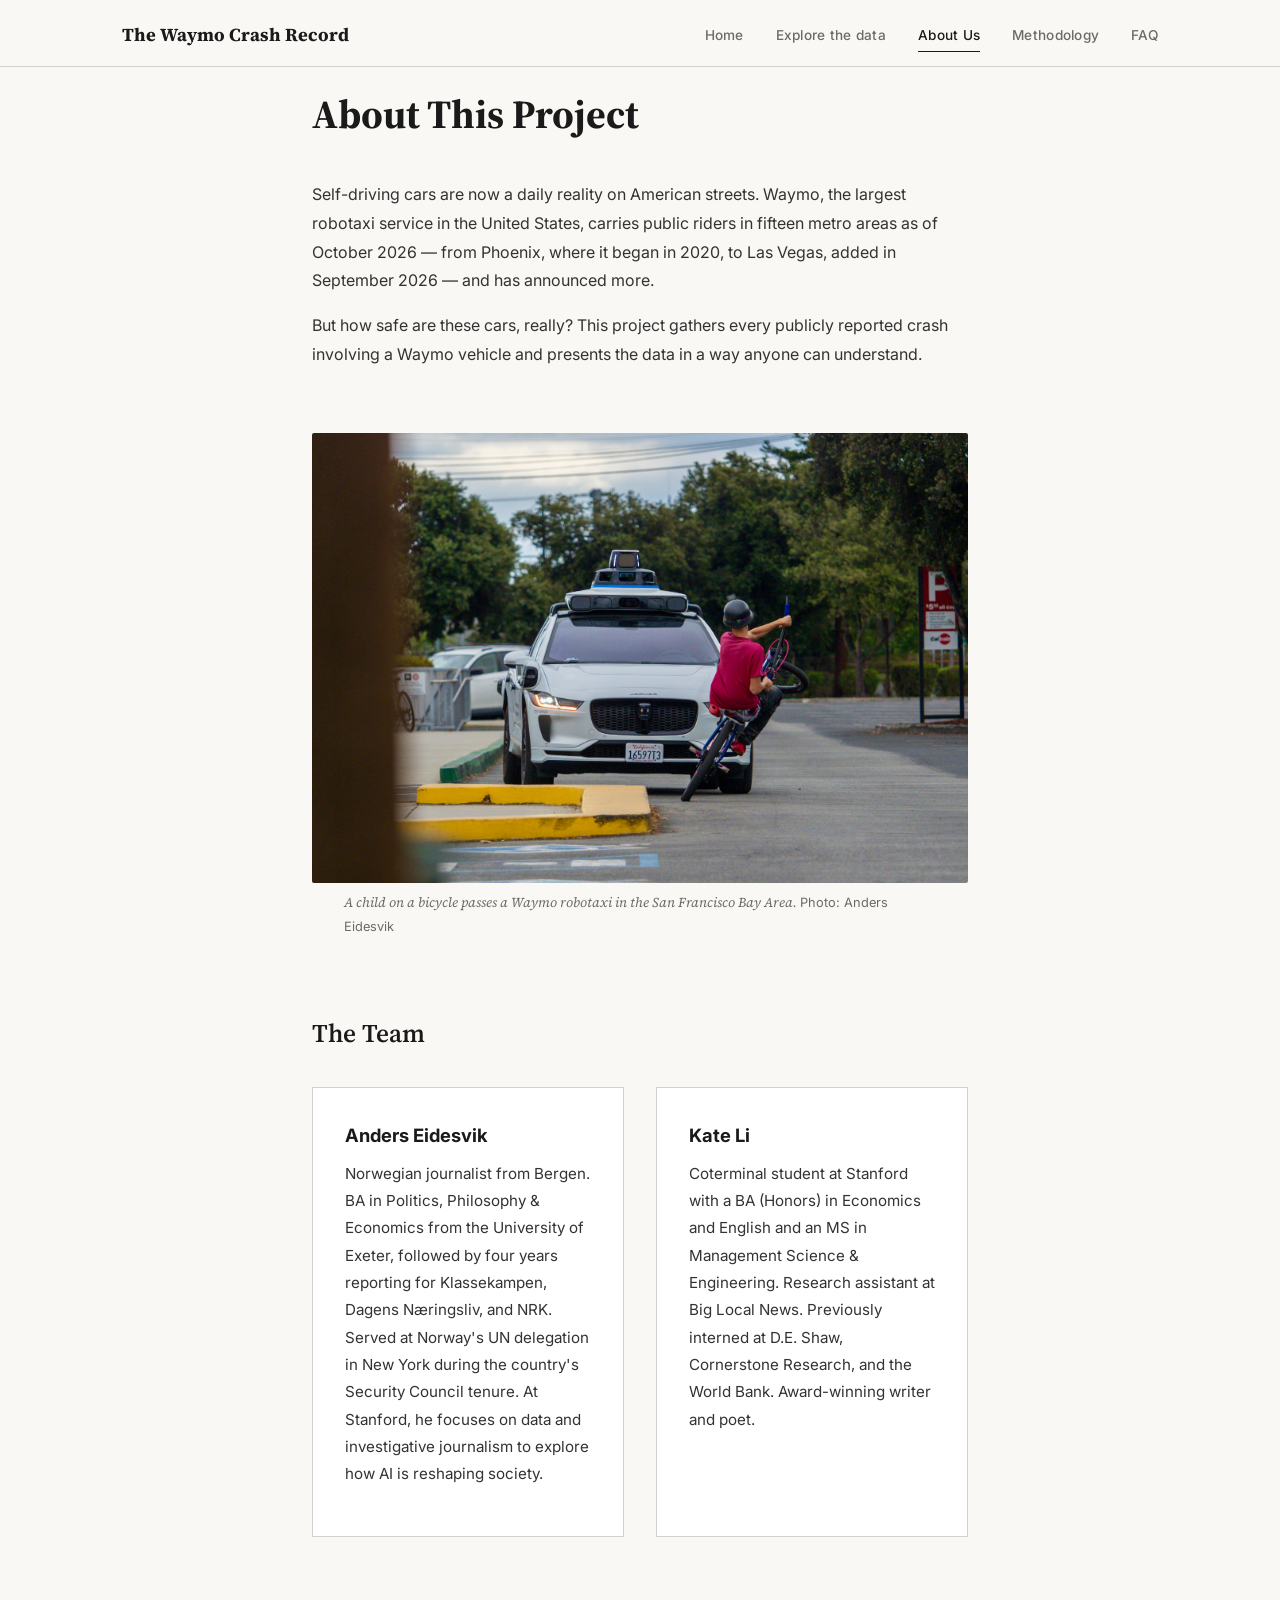
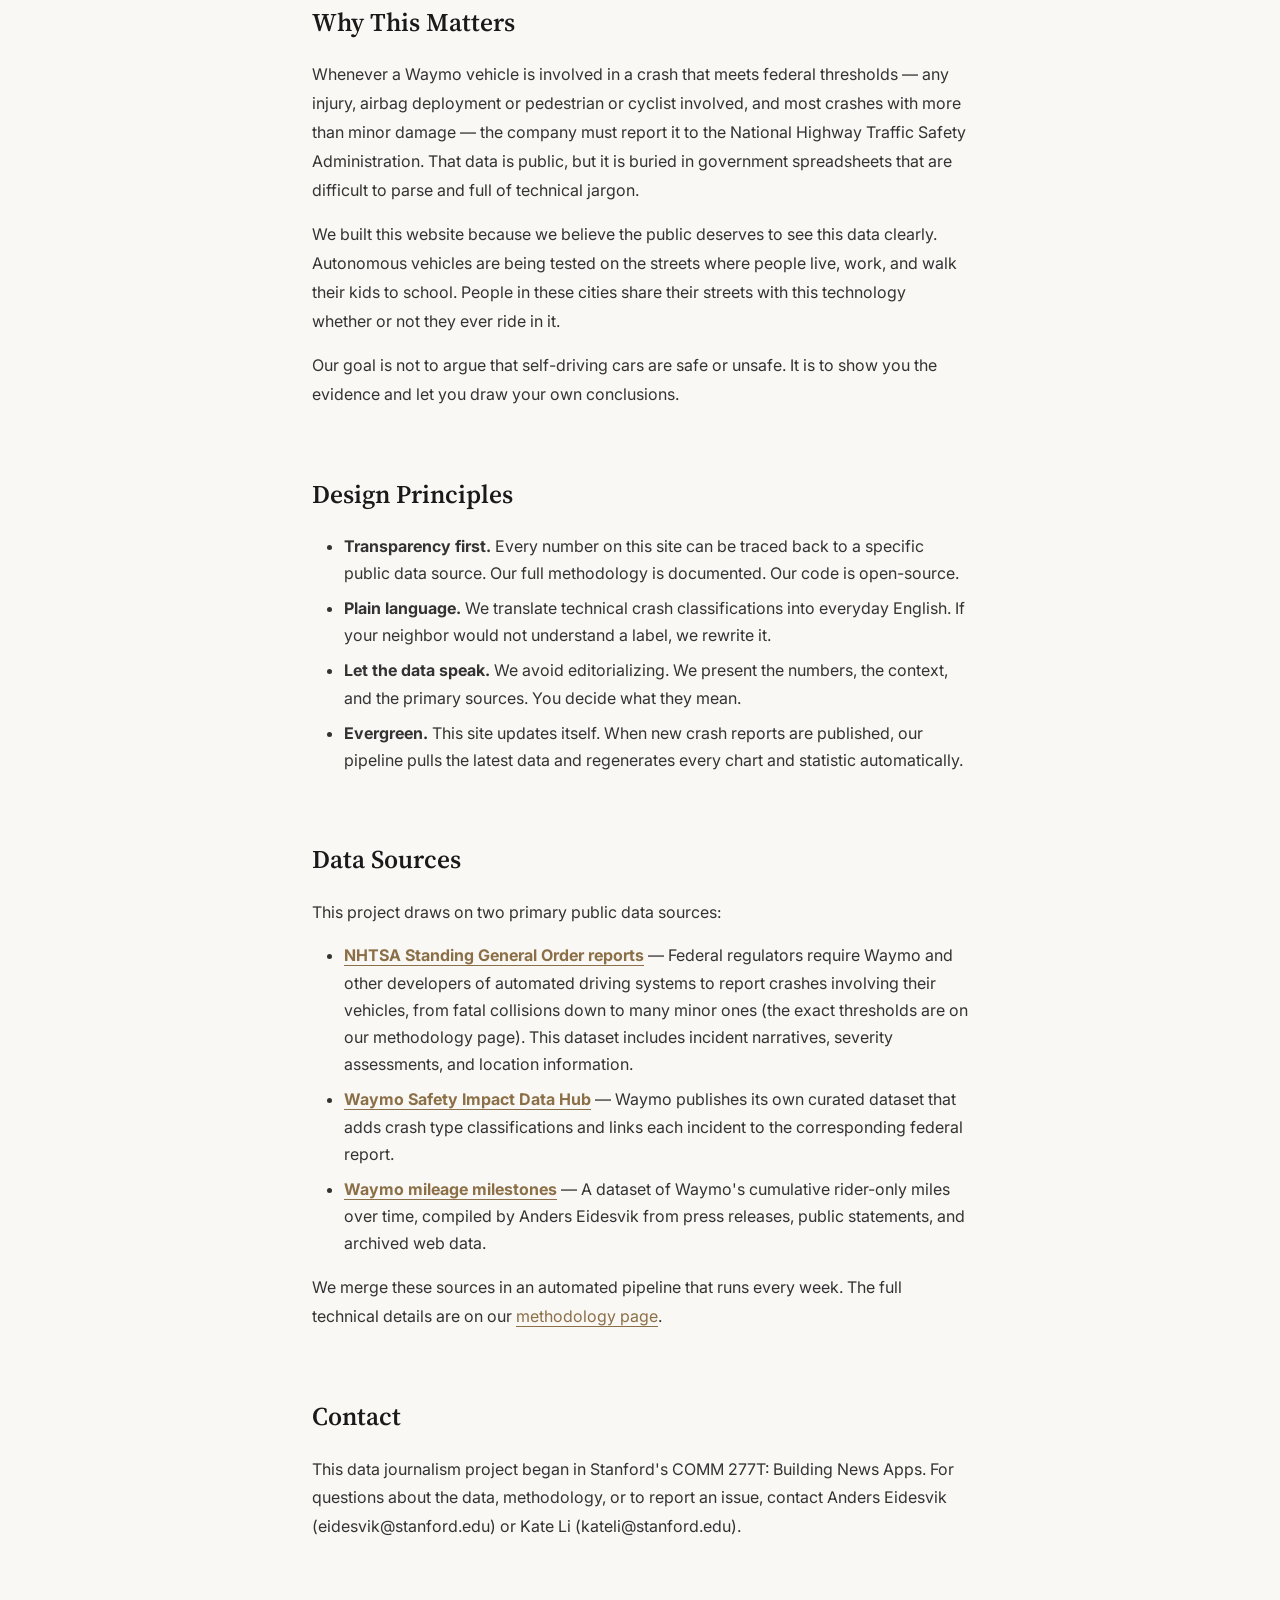
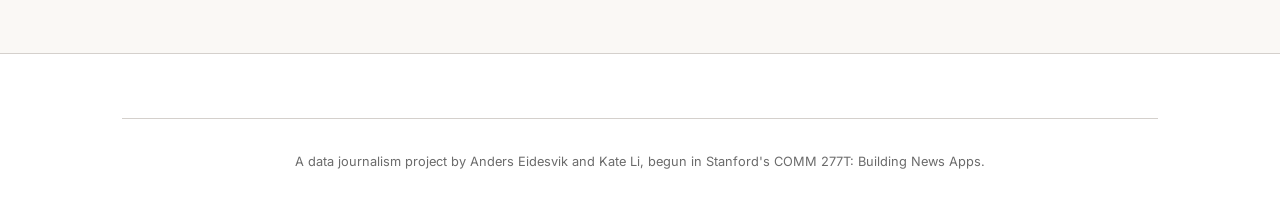
<file: site/about.html>
<!DOCTYPE html>
<html lang="en">
<head>
    <meta charset="UTF-8">
    <meta name="viewport" content="width=device-width, initial-scale=1.0">
    <title>About Us | The Waymo Crash Record</title>

    <!-- Fonts -->
    <link rel="preconnect" href="https://fonts.googleapis.com">
    <link rel="preconnect" href="https://fonts.gstatic.com" crossorigin>
    <!-- CDN link: loads fonts from Google's servers (see index.html for more detail) -->
    <link href="https://fonts.googleapis.com/css2?family=Source+Serif+4:wght@400;600;700&family=Inter:wght@400;500;600&family=IBM+Plex+Mono:wght@400;500;600&display=swap" rel="stylesheet">

    <!-- Styles -->
    <link rel="stylesheet" href="css/styles.css">
    <link rel="icon" href="assets/favicon.svg" type="image/svg+xml">
    <meta property="og:type" content="website">
    <meta property="og:title" content="About — The Waymo Crash Record">
    <meta property="og:description" content="Who made The Waymo Crash Record, why, and the principles behind it.">
    <meta property="og:url" content="https://leftovergoldennuggets.github.io/bna-fuhgeddaboudit/about.html">
    <meta property="og:image" content="https://leftovergoldennuggets.github.io/bna-fuhgeddaboudit/data/web/social-card.png">
    <meta name="twitter:card" content="summary_large_image">
</head>
<body>

    <!-- Navigation (same as index.html) -->
    <nav class="navbar">
        <div class="nav-container">
            <a href="index.html" class="nav-logo">The Waymo Crash Record</a>
            <ul class="nav-links">
                <li><a href="index.html">Home</a></li>
                <li><a href="index.html#explore">Explore the data</a></li>
                <li><a href="about.html" class="active">About Us</a></li>
                <li><a href="methodology.html">Methodology</a></li>
                <li><a href="faq.html">FAQ</a></li>
            </ul>
            <!-- aria-label tells screen readers what this button does (accessibility) -->
            <button class="nav-toggle" aria-label="Toggle navigation">
                <span></span><span></span><span></span>
            </button>
        </div>
    </nav>

    <!-- Page Content -->
    <section class="page-section">
        <div class="page-content">
            <h1>About This Project</h1>

            <p>Self-driving cars are now a daily reality on American streets. Waymo, the largest robotaxi service in the United States, carries public riders in fifteen metro areas as of October 2026 &mdash; from Phoenix, where it began in 2020, to Las Vegas, added in September 2026 &mdash; and has announced more.</p>

            <p>But how safe are these cars, really? This project gathers every publicly reported crash involving a Waymo vehicle and presents the data in a way anyone can understand.</p>

            <div class="photo-break-inline">
                <img src="assets/images/waymo-kid-bike.jpg" alt="A child on a bicycle rides past a Waymo autonomous vehicle in a California parking lot" loading="lazy">
                <p class="photo-caption">A child on a bicycle passes a Waymo robotaxi in the San Francisco Bay Area. <span class="photo-credit">Photo: Anders Eidesvik</span></p>
            </div>

            <h2>The Team</h2>

            <div class="team-grid">
                <div class="team-card">
                    <h3>Anders Eidesvik</h3>
                    <p>Norwegian journalist from Bergen. BA in Politics, Philosophy &amp; Economics from the University of Exeter, followed by four years reporting for Klassekampen, Dagens N&aelig;ringsliv, and NRK. Served at Norway's UN delegation in New York during the country's Security Council tenure. At Stanford, he focuses on data and investigative journalism to explore how AI is reshaping society.</p>
                </div>
                <div class="team-card">
                    <h3>Kate Li</h3>
                    <p>Coterminal student at Stanford with a BA (Honors) in Economics and English and an MS in Management Science &amp; Engineering. Research assistant at Big Local News. Previously interned at D.E. Shaw, Cornerstone Research, and the World Bank. Award-winning writer and poet.</p>
                </div>
            </div>

            <h2>Why This Matters</h2>

            <p>Whenever a Waymo vehicle is involved in a crash that meets federal thresholds &mdash; any injury, airbag deployment or pedestrian or cyclist involved, and most crashes with more than minor damage &mdash; the company must report it to the National Highway Traffic Safety Administration. That data is public, but it is buried in government spreadsheets that are difficult to parse and full of technical jargon.</p>

            <p>We built this website because we believe the public deserves to see this data clearly. Autonomous vehicles are being tested on the streets where people live, work, and walk their kids to school. People in these cities share their streets with this technology whether or not they ever ride in it.</p>

            <p>Our goal is not to argue that self-driving cars are safe or unsafe. It is to show you the evidence and let you draw your own conclusions.</p>

            <h2>Design Principles</h2>

            <ul>
                <li><strong>Transparency first.</strong> Every number on this site can be traced back to a specific public data source. Our full methodology is documented. Our code is open-source.</li>
                <li><strong>Plain language.</strong> We translate technical crash classifications into everyday English. If your neighbor would not understand a label, we rewrite it.</li>
                <li><strong>Let the data speak.</strong> We avoid editorializing. We present the numbers, the context, and the primary sources. You decide what they mean.</li>
                <li><strong>Evergreen.</strong> This site updates itself. When new crash reports are published, our pipeline pulls the latest data and regenerates every chart and statistic automatically.</li>
            </ul>

            <h2>Data Sources</h2>

            <p>This project draws on two primary public data sources:</p>

            <ul>
                <!-- target="_blank" opens link in a new tab; rel="noopener" is a security measure -->
                <li><strong><a href="https://www.nhtsa.gov/automated-vehicles/automated-driving-systems" target="_blank" rel="noopener">NHTSA Standing General Order reports</a></strong> &mdash; Federal regulators require Waymo and other developers of automated driving systems to report crashes involving their vehicles, from fatal collisions down to many minor ones (the exact thresholds are on our methodology page). This dataset includes incident narratives, severity assessments, and location information.</li>
                <li><strong><a href="https://waymo.com/safety/impact/" target="_blank" rel="noopener">Waymo Safety Impact Data Hub</a></strong> &mdash; Waymo publishes its own curated dataset that adds crash type classifications and links each incident to the corresponding federal report.</li>
                <li><strong><a href="https://docs.google.com/spreadsheets/d/1eZdFOrOMO2li30MImf2zg8PTw4s3DbSz/edit?usp=sharing&ouid=110131066109816005681&rtpof=true&sd=true" target="_blank" rel="noopener">Waymo mileage milestones</a></strong> &mdash; A dataset of Waymo's cumulative rider-only miles over time, compiled by Anders Eidesvik from press releases, public statements, and archived web data.</li>
            </ul>

            <p>We merge these sources in an automated pipeline that runs every week. The full technical details are on our <a href="methodology.html">methodology page</a>.</p>

            <h2 id="contact">Contact</h2>

            <p>This data journalism project began in Stanford's COMM 277T: Building News Apps. For questions about the data, methodology, or to report an issue, contact Anders Eidesvik (eidesvik@stanford.edu) or Kate Li (kateli@stanford.edu).</p>
        </div>
    </section>

    <!-- Footer -->
    <footer class="site-footer">
        <div class="section-container">
            <div class="footer-bottom">
                <p>A data journalism project by Anders Eidesvik and Kate Li, begun in Stanford's COMM 277T: Building News Apps.</p>
            </div>
        </div>
    </footer>

    <!-- Inline script for the mobile hamburger menu toggle.
         This page doesn't need the full JS bundle (maps, charts, etc.) —
         it only needs this small script to open/close the mobile nav menu.
         "Inline" means the code is written directly in the HTML instead of a separate .js file. -->
    <script>
        // Mobile hamburger toggle
        // Find the hamburger button and the nav links list
        const navToggle = document.querySelector('.nav-toggle');
        const navLinks = document.querySelector('.nav-links');
        if (navToggle && navLinks) {
            // When the hamburger is clicked, toggle the "active" class on both elements.
            // CSS uses .active to show/hide the menu and animate the hamburger icon.
            navToggle.addEventListener('click', () => {
                navToggle.classList.toggle('active');
                navLinks.classList.toggle('active');
            });
        }
    </script>
</body>
</html>
</file>
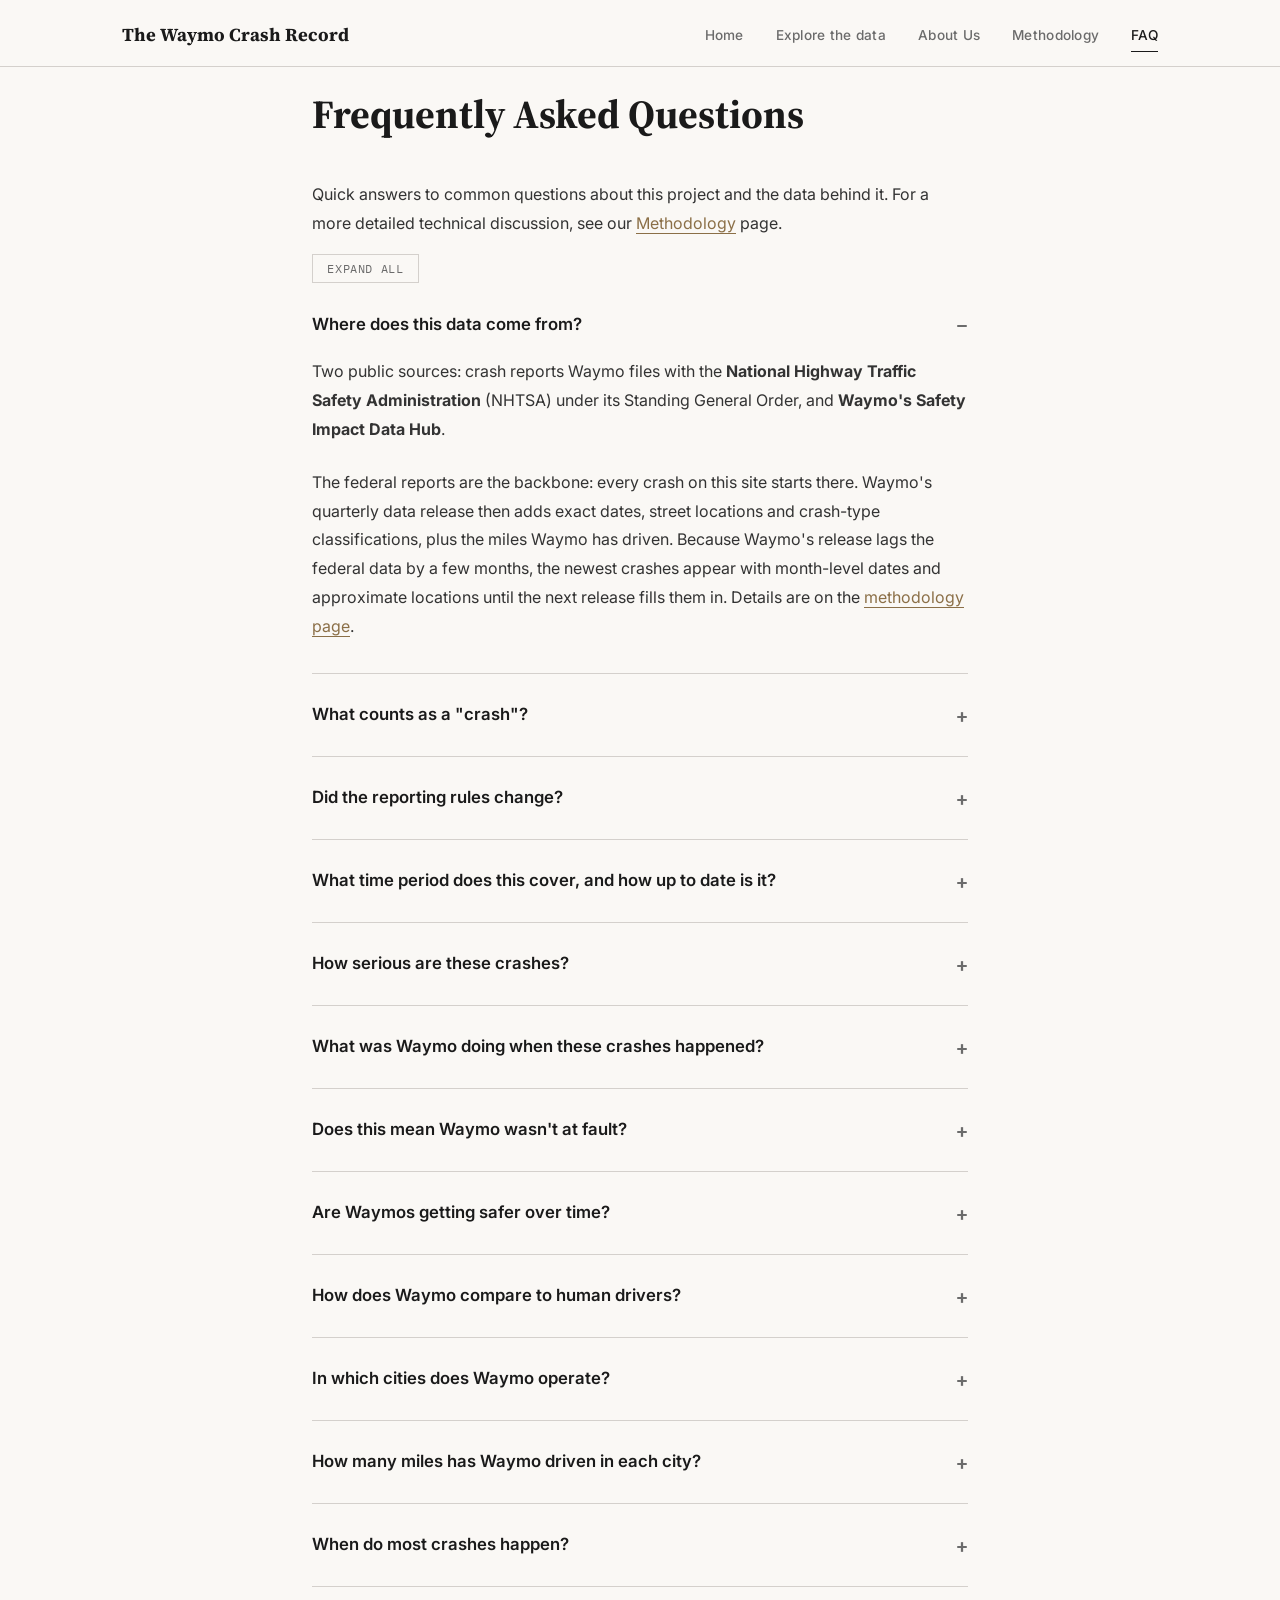
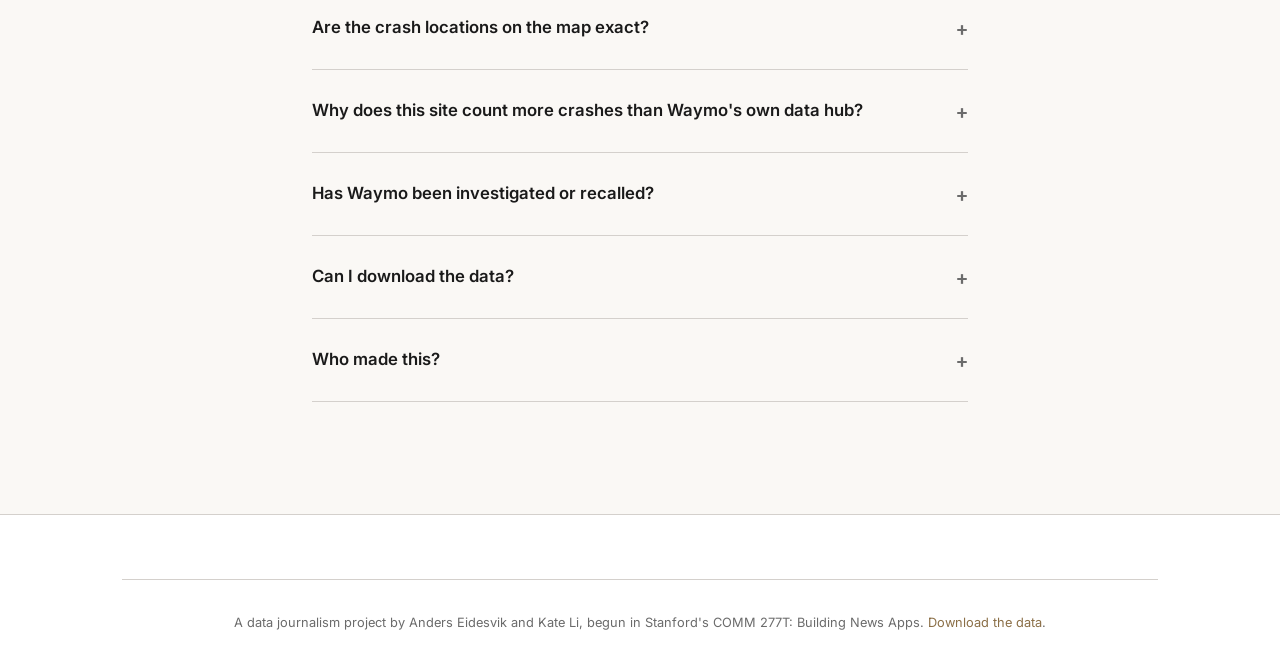
<file: site/faq.html>
<!DOCTYPE html>
<html lang="en">
<head>
    <meta charset="UTF-8">
    <meta name="viewport" content="width=device-width, initial-scale=1.0">
    <title>FAQ | The Waymo Crash Record</title>

    <!-- Fonts -->
    <link rel="preconnect" href="https://fonts.googleapis.com">
    <link rel="preconnect" href="https://fonts.gstatic.com" crossorigin>
    <link href="https://fonts.googleapis.com/css2?family=Source+Serif+4:wght@400;600;700&family=Inter:wght@400;500;600&family=IBM+Plex+Mono:wght@400;500;600&display=swap" rel="stylesheet">

    <!-- Styles -->
    <link rel="stylesheet" href="css/styles.css">
    <link rel="icon" href="assets/favicon.svg" type="image/svg+xml">
    <meta property="og:type" content="website">
    <meta property="og:title" content="FAQ — The Waymo Crash Record">
    <meta property="og:description" content="Answers about Waymo crash data: what counts as a crash, how serious they are, how Waymo compares with human drivers, recalls and more.">
    <meta property="og:url" content="https://leftovergoldennuggets.github.io/bna-fuhgeddaboudit/faq.html">
    <meta property="og:image" content="https://leftovergoldennuggets.github.io/bna-fuhgeddaboudit/data/web/social-card.png">
    <meta name="twitter:card" content="summary_large_image">
</head>
<body>

    <!-- Navigation -->
    <nav class="navbar">
        <div class="nav-container">
            <a href="index.html" class="nav-logo">The Waymo Crash Record</a>
            <ul class="nav-links">
                <li><a href="index.html">Home</a></li>
                <li><a href="index.html#explore">Explore the data</a></li>
                <li><a href="about.html">About Us</a></li>
                <li><a href="methodology.html">Methodology</a></li>
                <li><a href="faq.html" class="active">FAQ</a></li>
            </ul>
            <button class="nav-toggle" aria-label="Toggle navigation">
                <span></span><span></span><span></span>
            </button>
        </div>
    </nav>

    <!-- Page Content -->
    <section class="page-section">
        <div class="page-content">
            <h1>Frequently Asked Questions</h1>

            <p>Quick answers to common questions about this project and the data behind it. For a more detailed technical discussion, see our <a href="methodology.html">Methodology</a> page.</p>

            <button id="faq-expand-all" class="faq-expand-all" aria-expanded="false">Expand all</button>

            <!-- FAQ Items -->
            <div class="faq-list">

                <div class="faq-item open">
                    <div class="faq-question">Where does this data come from?</div>
                    <div class="faq-answer">
                        <p>Two public sources: crash reports Waymo files with the <strong>National Highway Traffic Safety Administration</strong> (NHTSA) under its Standing General Order, and <strong>Waymo's Safety Impact Data Hub</strong>.</p>
                        <p>The federal reports are the backbone: every crash on this site starts there. Waymo's quarterly data release then adds exact dates, street locations and crash-type classifications, plus the miles Waymo has driven. Because Waymo's release lags the federal data by a few months, the newest crashes appear with month-level dates and approximate locations until the next release fills them in. Details are on the <a href="methodology.html">methodology page</a>.</p>
                    </div>
                </div>

                <div class="faq-item">
                    <div class="faq-question">What counts as a "crash"?</div>
                    <div class="faq-answer">
                        <p>Whatever Waymo is required to report. Since June 16, 2025, that means any crash involving a death, a hospital-treated injury, an airbag deployment, a pedestrian or cyclist, or a towed vehicle; plus any other crash where damage is expected to exceed $1,000 or where the Waymo hit another vehicle or object. Before that date, any crash with any property damage counted — including very light bumps.</p>
                        <p>So the dataset is full of minor incidents: most involve no injury at all. That's a strength (it's far more complete than police data for human drivers) and a reason to read raw counts carefully.</p>
                    </div>
                </div>

                <div class="faq-item">
                    <div class="faq-question">Did the reporting rules change?</div>
                    <div class="faq-answer">
                        <p>Yes. On June 16, 2025, NHTSA's Third Amended Standing General Order took effect. It stopped requiring reports for many minor crashes (roughly: the self-driving car was hit and damage stayed under $1,000), extended the deadline for the most serious reports from one day to five, and stopped requiring every company involved in the same crash to file.</p>
                        <p>The effect is visible in the data: Waymo's rate of <em>all</em> reported crashes per mile fell sharply across its cities at the same time, while its rate of injury crashes — reportable under both rules — barely changed. Comparisons across June 2025 are not like-for-like.</p>
                    </div>
                </div>

                <div class="faq-item">
                    <div class="faq-question">What time period does this cover, and how up to date is it?</div>
                    <div class="faq-answer">
                        <p>The data runs from <strong><span data-stat="meta.date_range_start" data-format="yearmonth">--</span> through <span data-stat="meta.date_range_end" data-format="yearmonth">--</span></strong>, but most crashes are from 2024 onward, as Waymo grew from two cities to fifteen.</p>
                        <p>The site updates itself every Monday. Federal reports currently run through <span data-stat="meta.federal_data_through_label">--</span>, but the latest months are still filling in — companies have until the 15th of the following month to report most crashes, and NHTSA publishes with a further lag — so we consider the record complete through <strong><span data-stat="meta.federal_complete_through_label">--</span></strong>. Waymo's detailed data runs through <span data-stat="meta.hub_data_through_label">--</span>.</p>
                        <p>Headline numbers cover <strong>driverless operation</strong> only. Crashes during supervised testing with a safety driver (<span data-stat="overview.supervised_crashes">--</span> on record) can be shown in the Explore map.</p>
                    </div>
                </div>

                <div class="faq-item">
                    <div class="faq-question">How serious are these crashes?</div>
                    <div class="faq-answer">
                        <p>Most are minor. Of <span data-stat="overview.total_crashes">--</span> reported driverless crashes, <span data-stat="severity.moderate_plus.count">--</span> involved a moderate, serious or fatal injury to someone, and <span data-stat="severity.fatality.count">--</span> involved a death. Among crashes Waymo's detailed data covers, <span data-stat="severity.injury_reported.percentage">--</span>% involved any injury.</p>
                        <p>According to the reports Waymo filed and to police accounts, in each fatal crash summarized below the Waymo was stopped or slowing and was hit as a result of another road user's actions; no Waymo has been found at fault:</p>
                        <!-- EDITORIAL: each fatal crash is summarized by hand (fault needs judgment).
                             The script below appends any fatal crash in the data that isn't listed
                             here, and the weekly pipeline opens a GitHub issue when one appears.
                             Update this list and run: python pipeline/06_editorial_checks.py --accept -->
                        <ul id="fatal-list">
                            <li data-report-id="30270-9724"><strong>San Francisco, January 2025:</strong> an empty Waymo stopped in traffic was hit when a speeding driver crashed into a line of cars. One person and a dog were killed; the speeding driver was charged.</li>
                            <li data-report-id="30270-11713"><strong>Tempe, Ariz., September 2025:</strong> a motorcycle hit an empty Waymo from behind as it slowed to turn; the rider was then run over by a passing car whose driver fled and later faced a felony charge.</li>
                            <li data-report-id="30270-16196"><strong>Dallas, August 2026:</strong> an SUV struck a pedestrian, who was thrown into an empty Waymo that had slowed to about 5 mph; police had not publicly assigned fault in the latest reports.</li>
                        </ul>
                        <p>On the map, crashes are colored by severity. Click a marker to read the narrative Waymo filed.</p>
                    </div>
                </div>

                <div class="faq-item">
                    <div class="faq-question">What was Waymo doing when these crashes happened?</div>
                    <div class="faq-answer">
                        <p>In <span data-stat="crash_circumstances.stationary.percentage">--</span>% of crashes the Waymo was stopped or parked, and in <span data-stat="crash_circumstances.speed_stats.under_5mph_pct">--</span>% it was going 5 mph or slower. The most common crash is a rear-end collision (<span data-stat="crash_types.V2V F2R.percentage">--</span>% of classified crashes); in <span data-stat="crash_circumstances.rear_end.waymo_struck_from_behind_pct">--</span>% of those, the Waymo was the car hit from behind. Side-impact (<span data-stat="crash_types.V2V Lateral.percentage">--</span>%) and backing collisions (<span data-stat="crash_types.V2V Backing.percentage">--</span>%) come next.</p>
                    </div>
                </div>

                <div class="faq-item">
                    <div class="faq-question">Does this mean Waymo wasn't at fault?</div>
                    <div class="faq-answer">
                        <p>Not necessarily. Federal reports don't assign fault, and neither does this site. A Waymo stopped in the middle of an intersection, or braking unexpectedly, can contribute to a crash it doesn't physically cause. The facts here describe what happened, not who was responsible.</p>
                    </div>
                </div>

                <div class="faq-item">
                    <div class="faq-question">Are Waymos getting safer over time?</div>
                    <div class="faq-answer">
                        <p>Hard to say yet. Waymo's rate of all reported crashes per mile fell by almost half in mid-2025 — but that coincides exactly with the reporting-rule change and appears across its cities at once, so much of it reflects paperwork rather than driving. Its rate of injury crashes, which is unaffected by the change, has stayed roughly flat at well under one per million miles. See the charts on the <a href="index.html#safety">home page</a>.</p>
                    </div>
                </div>

                <div class="faq-item">
                    <div class="faq-question">How does Waymo compare to human drivers?</div>
                    <div class="faq-answer">
                        <p>Waymo publishes comparisons with human drivers on the same kinds of roads in the same cities. Over <span data-stat="waymo_context.total_rider_only_miles" data-format="millions">--</span> driverless miles through <span data-stat="waymo_context.data_through">--</span>, it reports <span data-stat="benchmarks.overall.serious_injury.reduction_pct" data-suffix="%">--</span> fewer serious-injury-or-worse crashes and <span data-stat="benchmarks.overall.any_injury.reduction_pct" data-suffix="%">--</span> fewer injury crashes. Caveats:</p>
                        <ul>
                            <li>It's Waymo's own analysis, though the method has been peer-reviewed (<a href="https://doi.org/10.1080/15389588.2025.2499887" target="_blank" rel="noopener">Kusano et al., 2025</a>).</li>
                            <li>Human benchmarks can't perfectly match where, when and how Waymo drives.</li>
                            <li>The most severe outcomes rest on few crashes, so their ranges are wide — the home page shows the uncertainty for each.</li>
                        </ul>
                        <p>An independent study by the Insurance Institute for Highway Safety (<a href="https://www.axios.com/2026/07/23/waymo-robotaxis-av-crash-study" target="_blank" rel="noopener">July 2026</a>), covering about 50 million miles from 2021–2024, found 68% fewer police-reportable crashes and 81% fewer injury crashes per mile than human drivers — with a much smaller gap in San Francisco (35% fewer) and slightly more crashes in Austin, where its sample was small.</p>
                    </div>
                </div>

                <div class="faq-item">
                    <div class="faq-question">In which cities does Waymo operate?</div>
                    <div class="faq-answer">
                        <p>As of October 2026, Waymo carries public riders in <span data-stat="overview.public_metros_count">--</span> metro areas: Phoenix (since 2020), the San Francisco Bay Area (2023), Los Angeles (2024), Austin and Atlanta (2025), and — all in 2026 — Miami, Dallas, Houston, San Antonio, Orlando, Nashville, Denver, San Diego, Tampa and Las Vegas. Some of the newest are open to a limited group of riders at first.</p>
                        <p>It is testing without anyone in the driver's seat in Detroit, and with safety drivers in Washington, D.C. and Philadelphia, where local rules don't yet allow empty cars. It has announced plans for several more U.S. cities, including New York, Chicago and Seattle, and abroad.</p>
                        <p>Driverless crashes on record by metro area:</p>
                        <!-- Built dynamically from site-data.json so new metros appear automatically -->
                        <ul id="faq-city-list"></ul>
                        <p>The San Francisco Bay Area includes Waymo's Peninsula and San Jose service area. Raw counts mostly reflect how much Waymo drives in each place — see the per-mile rates below.</p>
                    </div>
                </div>

                <div class="faq-item">
                    <div class="faq-question">How many miles has Waymo driven in each city?</div>
                    <div class="faq-answer">
                        <p>Through <span data-stat="city_mileage_meta.data_through">--</span>, <span data-stat="waymo_context.total_rider_only_miles" data-format="millions">--</span> driverless miles in all. Waymo publishes city-level figures for its longest-running markets:</p>
                        <ul id="faq-miles-list"></ul>
                        <p>Differences between cities likely reflect traffic density and how much of each city's driving happened under the older, broader reporting rules — compare with care. Waymo hasn't yet published mileage for its newer cities.</p>
                    </div>
                </div>

                <div class="faq-item">
                    <div class="faq-question">When do most crashes happen?</div>
                    <div class="faq-answer">
                        <p>Crashes peak in the afternoon and evening and on Fridays and Saturdays; <span data-stat="temporal.rush_hour_percentage">--</span>% happen during rush hours (7–10 a.m. and 5–8 p.m.). That mostly reflects when roads are busiest and when Waymo's cars are out carrying riders. Waymo doesn't publish miles by hour, so the timing alone can't tell you whether some hours are riskier.</p>
                    </div>
                </div>

                <div class="faq-item">
                    <div class="faq-question">Are the crash locations on the map exact?</div>
                    <div class="faq-answer">
                        <p>Not all of them, and each marker says how precise it is. Federal reports redact addresses; the street descriptions come from Waymo's quarterly release. Of the driverless crashes, <span data-stat="geocoding.tiers.street">--</span> are placed at the intersection or address, <span data-stat="geocoding.tiers.road">--</span> on the right street near it, <span data-stat="geocoding.tiers.zip">--</span> at the center of their ZIP code, and <span data-stat="geocoding.tiers.city">--</span> — mostly the newest crashes — near the center of their city. Markers upgrade automatically when Waymo's next release covers them.</p>
                    </div>
                </div>

                <div class="faq-item">
                    <div class="faq-question">Why does this site count more crashes than Waymo's own data hub?</div>
                    <div class="faq-answer">
                        <p>Freshness: Waymo's hub is updated quarterly and lags a few months, while this site reads the federal record weekly, so recent crashes appear here first. For the periods both cover, the two agree almost one-for-one — a useful check on both. NHTSA's data also contains <span data-stat="overview.supervised_crashes">--</span> Waymo crashes from supervised testing, which Waymo's hub leaves out by design and which we keep out of the headline numbers too.</p>
                    </div>
                </div>

                <div class="faq-item">
                    <div class="faq-question">Has Waymo been investigated or recalled?</div>
                    <div class="faq-answer">
                        <p>Yes. Crash counts alone don't capture that kind of scrutiny, so here is the record as of October 2026. A "recall" for a self-driving fleet usually means a software update sent to every car, not a trip to the shop.</p>
                        <ul>
                            <li><strong>School buses (2025–26).</strong> After NHTSA opened an investigation (PE25013, October 2025) into Waymos passing stopped school buses, Waymo recalled about 3,000 vehicles in December 2025. Austin's school district reported further violations after the fix, and the National Transportation Safety Board opened its own investigation in January 2026.</li>
                            <li><strong>Child struck near a school (January 2026).</strong> NHTSA (PE26001) and the NTSB investigated after a Waymo hit a child who ran into the street from behind an SUV near a Santa Monica elementary school. The car braked from 17 mph to under 6 mph; the child's injuries were minor.</li>
                            <li><strong>Floodwater (April–May 2026).</strong> After an empty Waymo drove into a flooded San Antonio road and was swept into a creek, Waymo recalled about 3,800 vehicles. San Antonio service was paused from April until mid-September 2026.</li>
                            <li><strong>Freeway work zones (June 2026).</strong> Waymo recalled 3,871 vehicles after its cars entered closed freeway construction zones 13 times in Phoenix and the Bay Area; no one was hurt. Freeway service was restricted while a fix was developed.</li>
                            <li><strong>Earlier.</strong> Three smaller software recalls in 2024–2025, including one after a Waymo hit a utility pole.</li>
                        </ul>
                    </div>
                </div>

                <div class="faq-item">
                    <div class="faq-question">Can I download the data?</div>
                    <div class="faq-answer">
                        <p>Yes. <a data-download="waymo_crashes.csv" href="#" download>Download every crash as a CSV file</a> (rebuilt weekly; columns are explained in the <a href="methodology.html#download">data dictionary</a>). The original sources are public too: <a href="https://www.nhtsa.gov/laws-regulations/standing-general-order-crash-reporting" target="_blank" rel="noopener">NHTSA's Standing General Order data</a> and the <a href="https://waymo.com/safety/impact/" target="_blank" rel="noopener">Waymo Safety Impact Data Hub</a>. The code that builds this site is <a href="https://github.com/leftovergoldennuggets/bna-fuhgeddaboudit" target="_blank" rel="noopener">open source</a>.</p>
                    </div>
                </div>

                <div class="faq-item">
                    <div class="faq-question">Who made this?</div>
                    <div class="faq-answer">
                        <p>Anders Eidesvik and Kate Li, as a data journalism project begun in Stanford's COMM 277T: Building News Apps. See the <a href="about.html">About page</a>. Corrections are listed on the <a href="methodology.html#updates">methodology page</a>.</p>
                    </div>
                </div>

            </div>
        </div>
    </section>

    <!-- Footer -->
    <footer class="site-footer">
        <div class="section-container">
            <div class="footer-bottom">
                <p>A data journalism project by Anders Eidesvik and Kate Li, begun in Stanford's COMM 277T: Building News Apps. <a data-download="waymo_crashes.csv" href="#" download>Download the data</a>.</p>
            </div>
        </div>
    </footer>

    <!-- Data pipeline scripts: load site-data.json and fill in data-stat placeholders -->
    <script src="js/data-loader.js"></script>
    <script src="js/stat-renderer.js"></script>

    <!-- Inline script: FAQ accordion, mobile nav toggle, and dynamic data loading -->
    <script>
        // FAQ accordion toggle — each question opens/closes independently
        document.querySelectorAll('.faq-question').forEach(question => {
            question.addEventListener('click', () => {
                question.parentElement.classList.toggle('open');
                syncExpandAllButton();
            });
        });

        // Expand all / collapse all
        const expandAllBtn = document.getElementById('faq-expand-all');

        function syncExpandAllButton() {
            if (!expandAllBtn) return;
            const items = document.querySelectorAll('.faq-item');
            const openItems = document.querySelectorAll('.faq-item.open');
            const allOpen = openItems.length === items.length;
            expandAllBtn.textContent = allOpen ? 'Collapse all' : 'Expand all';
            expandAllBtn.setAttribute('aria-expanded', String(allOpen));
        }

        if (expandAllBtn) {
            expandAllBtn.addEventListener('click', () => {
                const items = document.querySelectorAll('.faq-item');
                const allOpen = document.querySelectorAll('.faq-item.open').length === items.length;
                items.forEach(item => item.classList.toggle('open', !allOpen));
                syncExpandAllButton();
            });
            syncExpandAllButton();
        }

        // Mobile hamburger toggle (same as about.html and methodology.html)
        const navToggle = document.querySelector('.nav-toggle');
        const navLinks = document.querySelector('.nav-links');
        if (navToggle && navLinks) {
            navToggle.addEventListener('click', () => {
                navToggle.classList.toggle('active');
                navLinks.classList.toggle('active');
            });
        }

        // Load site-data.json and render all data-stat placeholders
        document.addEventListener('DOMContentLoaded', async () => {
            try {
                const { stats } = await DataLoader.loadAll();
                StatRenderer.renderAll(stats);

                // Miles per city (only cities Waymo publishes)
                const milesEl = document.getElementById('faq-miles-list');
                if (milesEl && stats.city_mileage) {
                    Object.entries(stats.city_mileage)
                        .filter(([, m]) => m.miles_millions)
                        .sort((a, b) => b[1].miles_millions - a[1].miles_millions)
                        .forEach(([name, m]) => {
                            const li = document.createElement('li');
                            li.textContent = `${name} — ${m.miles_millions.toFixed(1)} million miles, ${m.crashes_per_million_miles} reported crashes per million miles`;
                            milesEl.appendChild(li);
                        });
                }

                // Fatal crashes the editor hasn't summarized yet (see comment in the list)
                const fatalEl = document.getElementById('fatal-list');
                if (fatalEl && stats.fatal_crashes) {
                    const done = new Set([...fatalEl.querySelectorAll('li[data-report-id]')].map(li => li.dataset.reportId));
                    stats.fatal_crashes.filter(c => !done.has(c.report_id)).forEach(c => {
                        const li = document.createElement('li');
                        li.className = 'fatal-pending';
                        li.innerHTML = `<strong>${c.city || c.metro}, ${c.month_label}:</strong> newly reported, details under review (federal report ${c.report_id}).`;
                        fatalEl.appendChild(li);
                    });
                }

                // Build the per-metro crash list dynamically so new metros
                // appear automatically as Waymo expands
                const listEl = document.getElementById('faq-city-list');
                if (listEl && stats.city_breakdown) {
                    Object.entries(stats.city_breakdown)
                        .sort((a, b) => b[1].count - a[1].count)
                        .forEach(([name, info]) => {
                            const li = document.createElement('li');
                            const note = info.status === 'testing' ? ' — testing, not yet open to the public'
                                : info.code === 'OTHER' ? ' — outside mapped metro areas' : '';
                            li.innerHTML = `<strong>${name}</strong> — ${info.count.toLocaleString('en-US')} crashes (${info.percentage}%)${note}`;
                            listEl.appendChild(li);
                        });
                }
            } catch (e) {
                console.warn('FAQ: Could not load dynamic stats', e);
            }
        });
    </script>
</body>
</html>
</file>
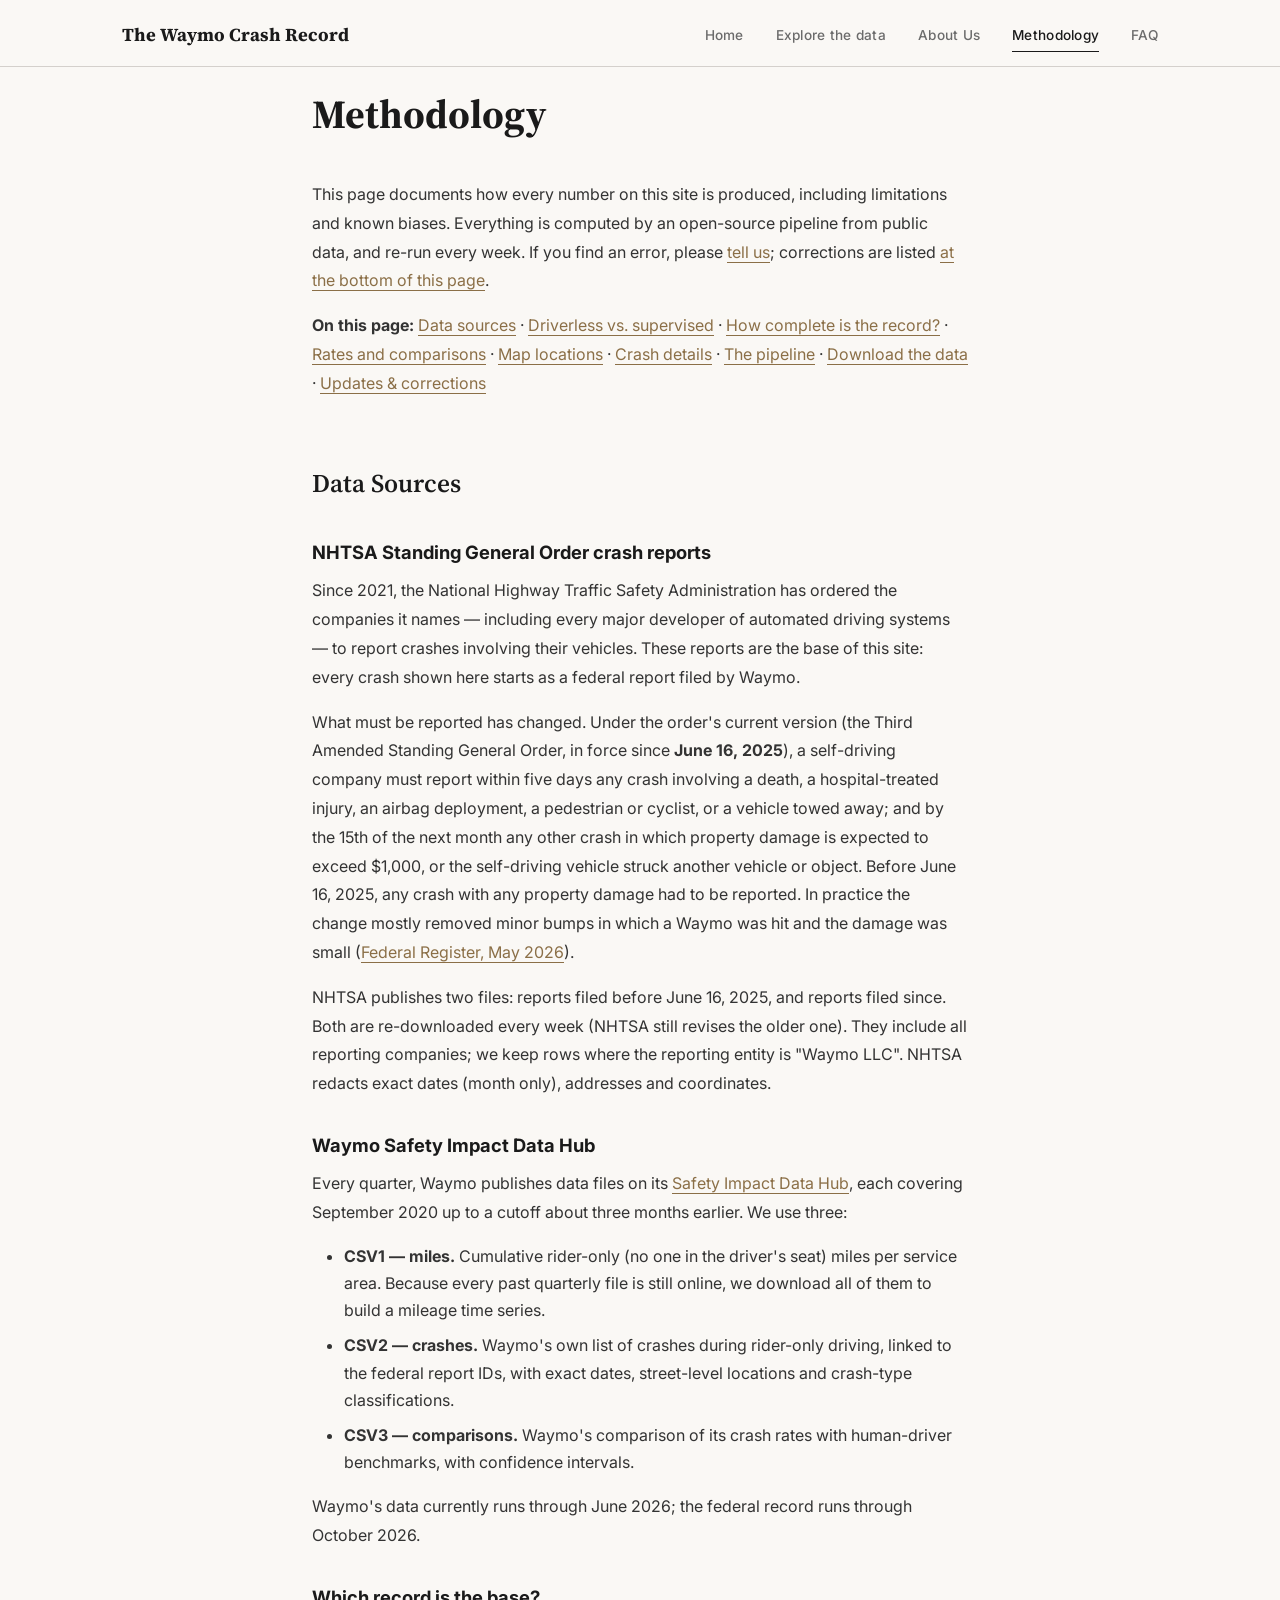
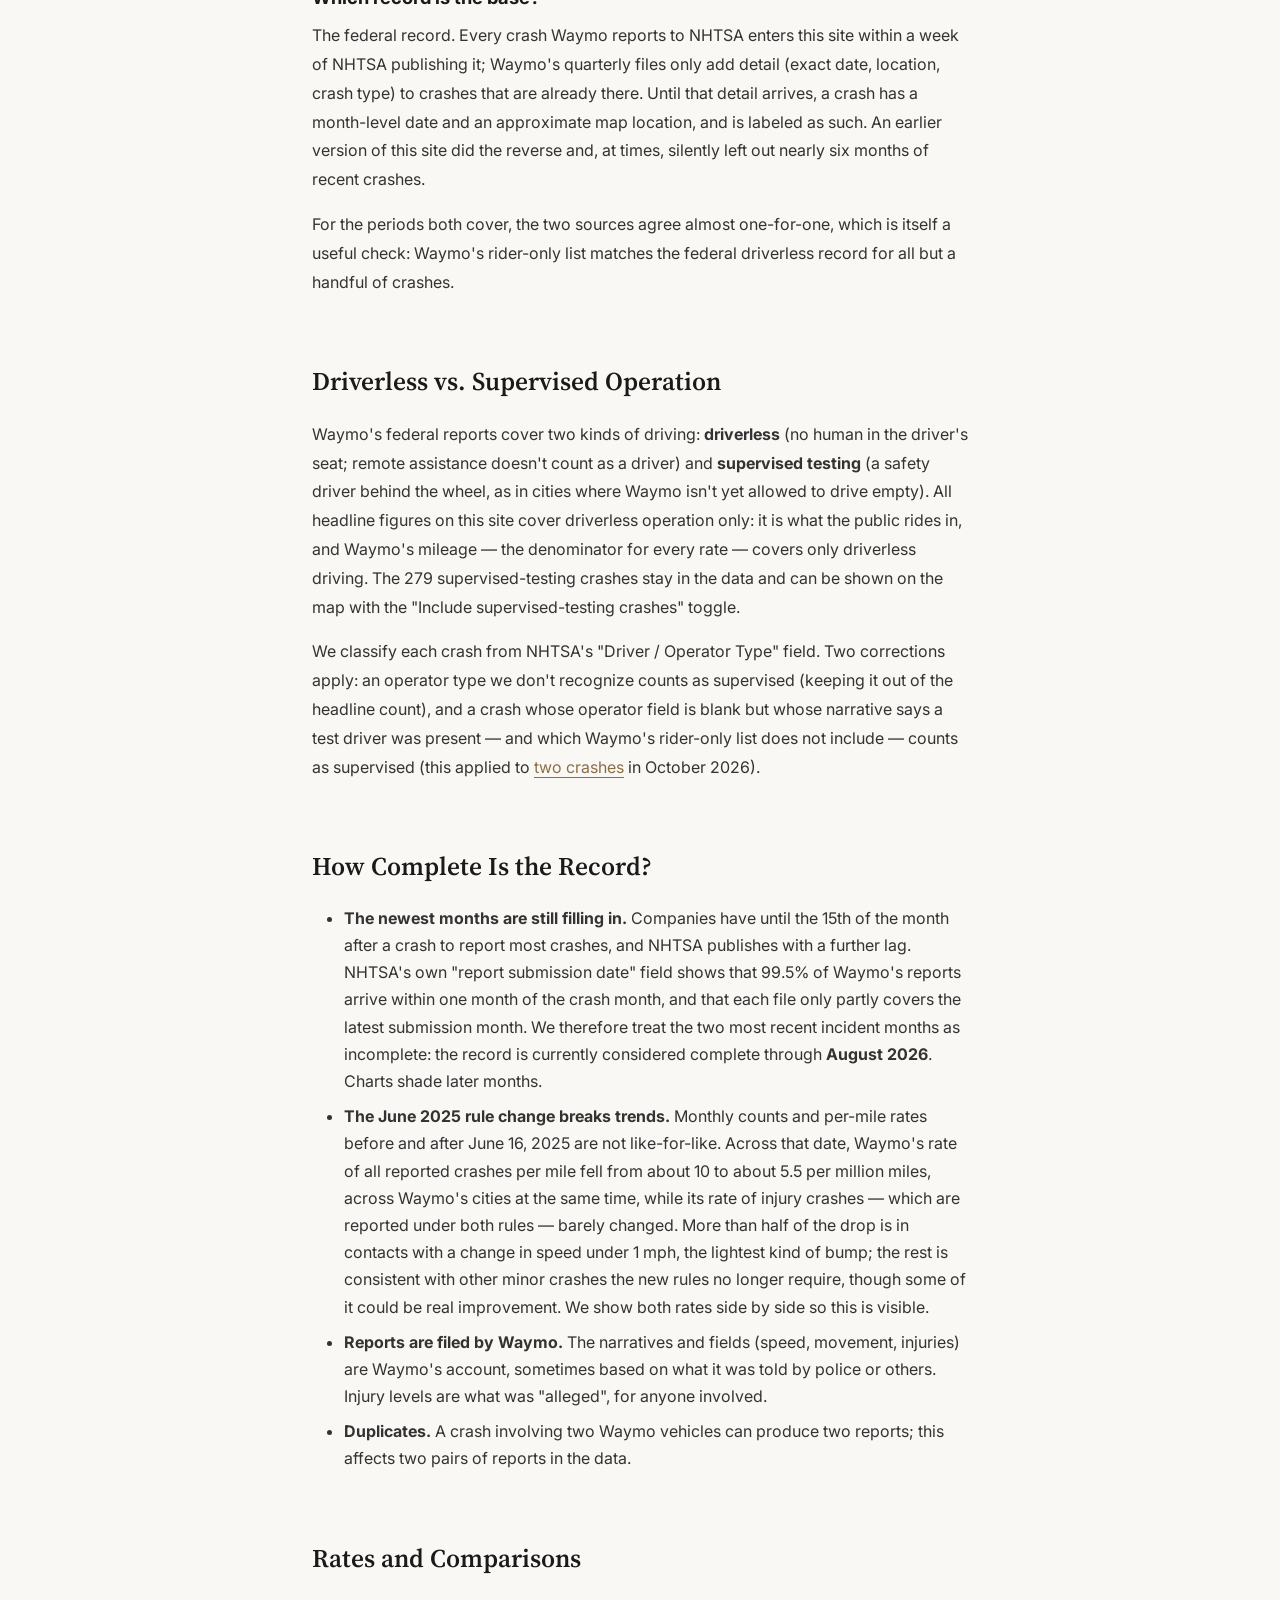
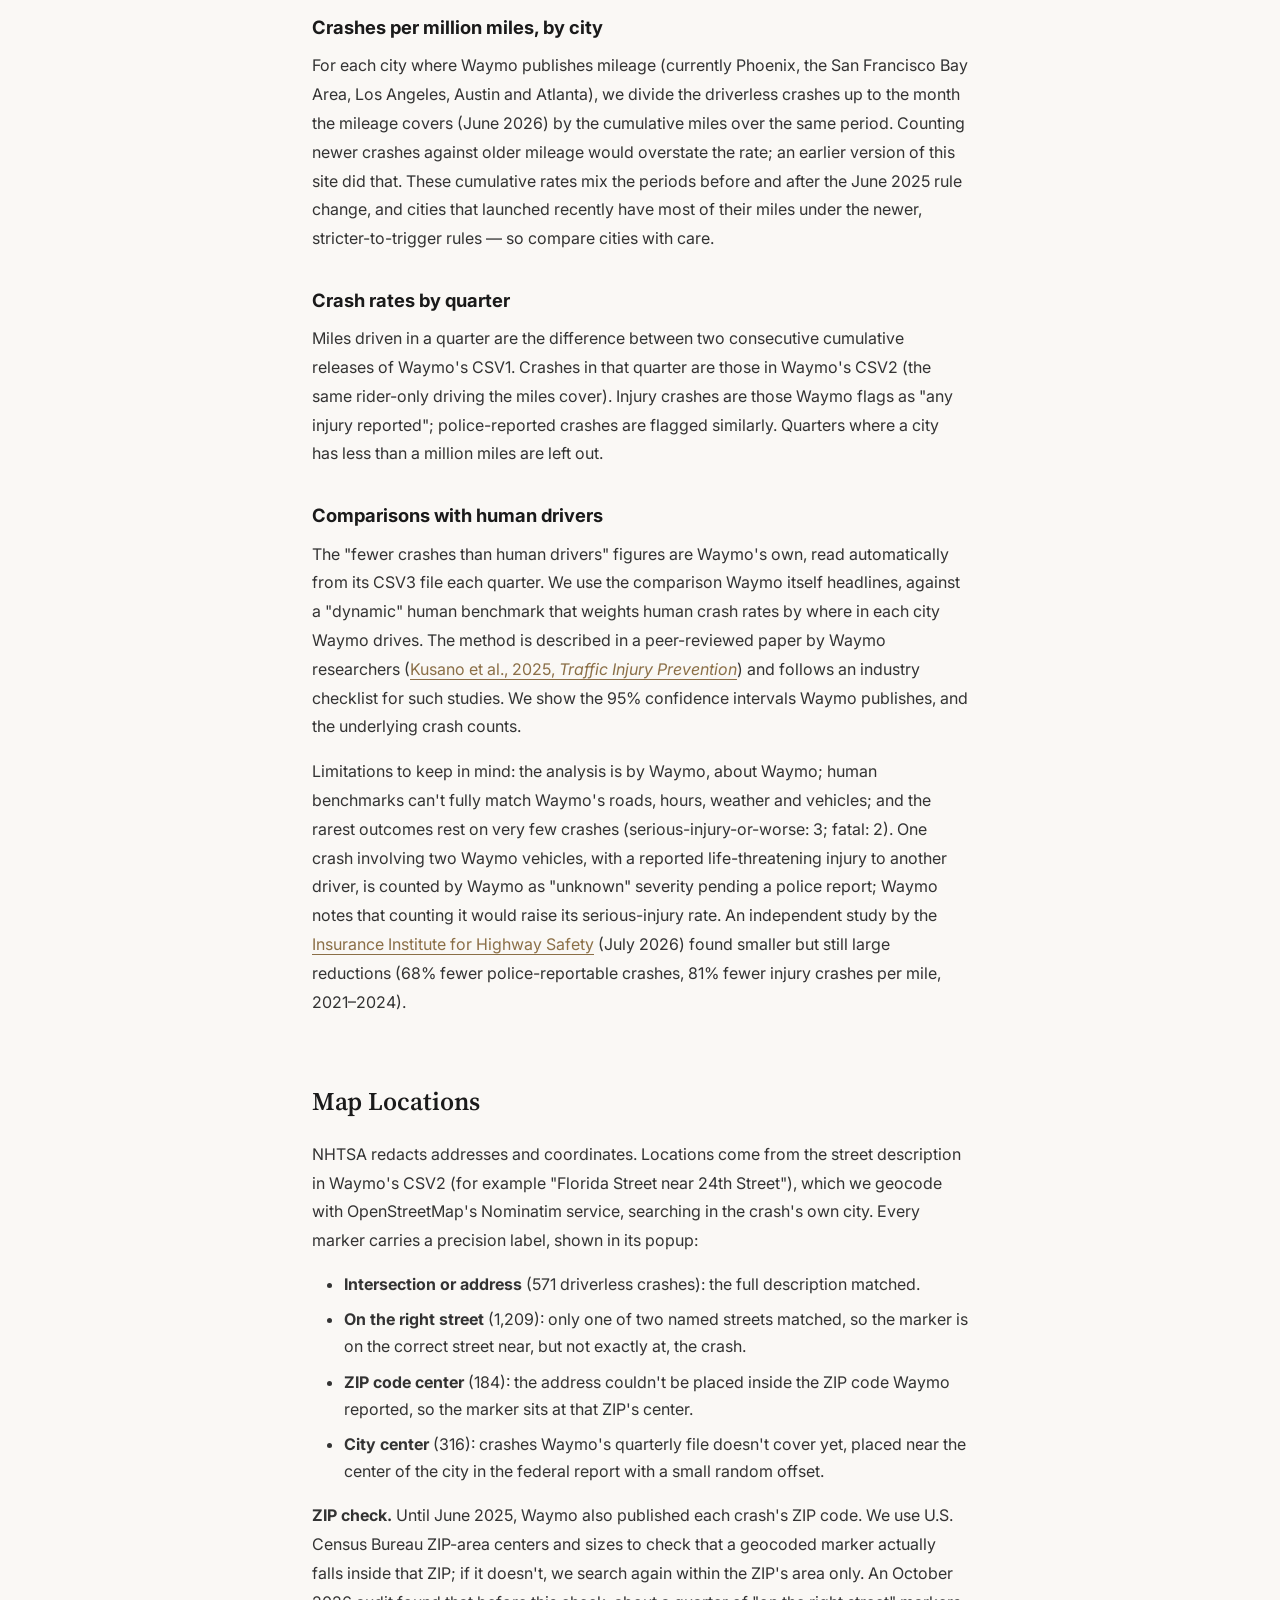
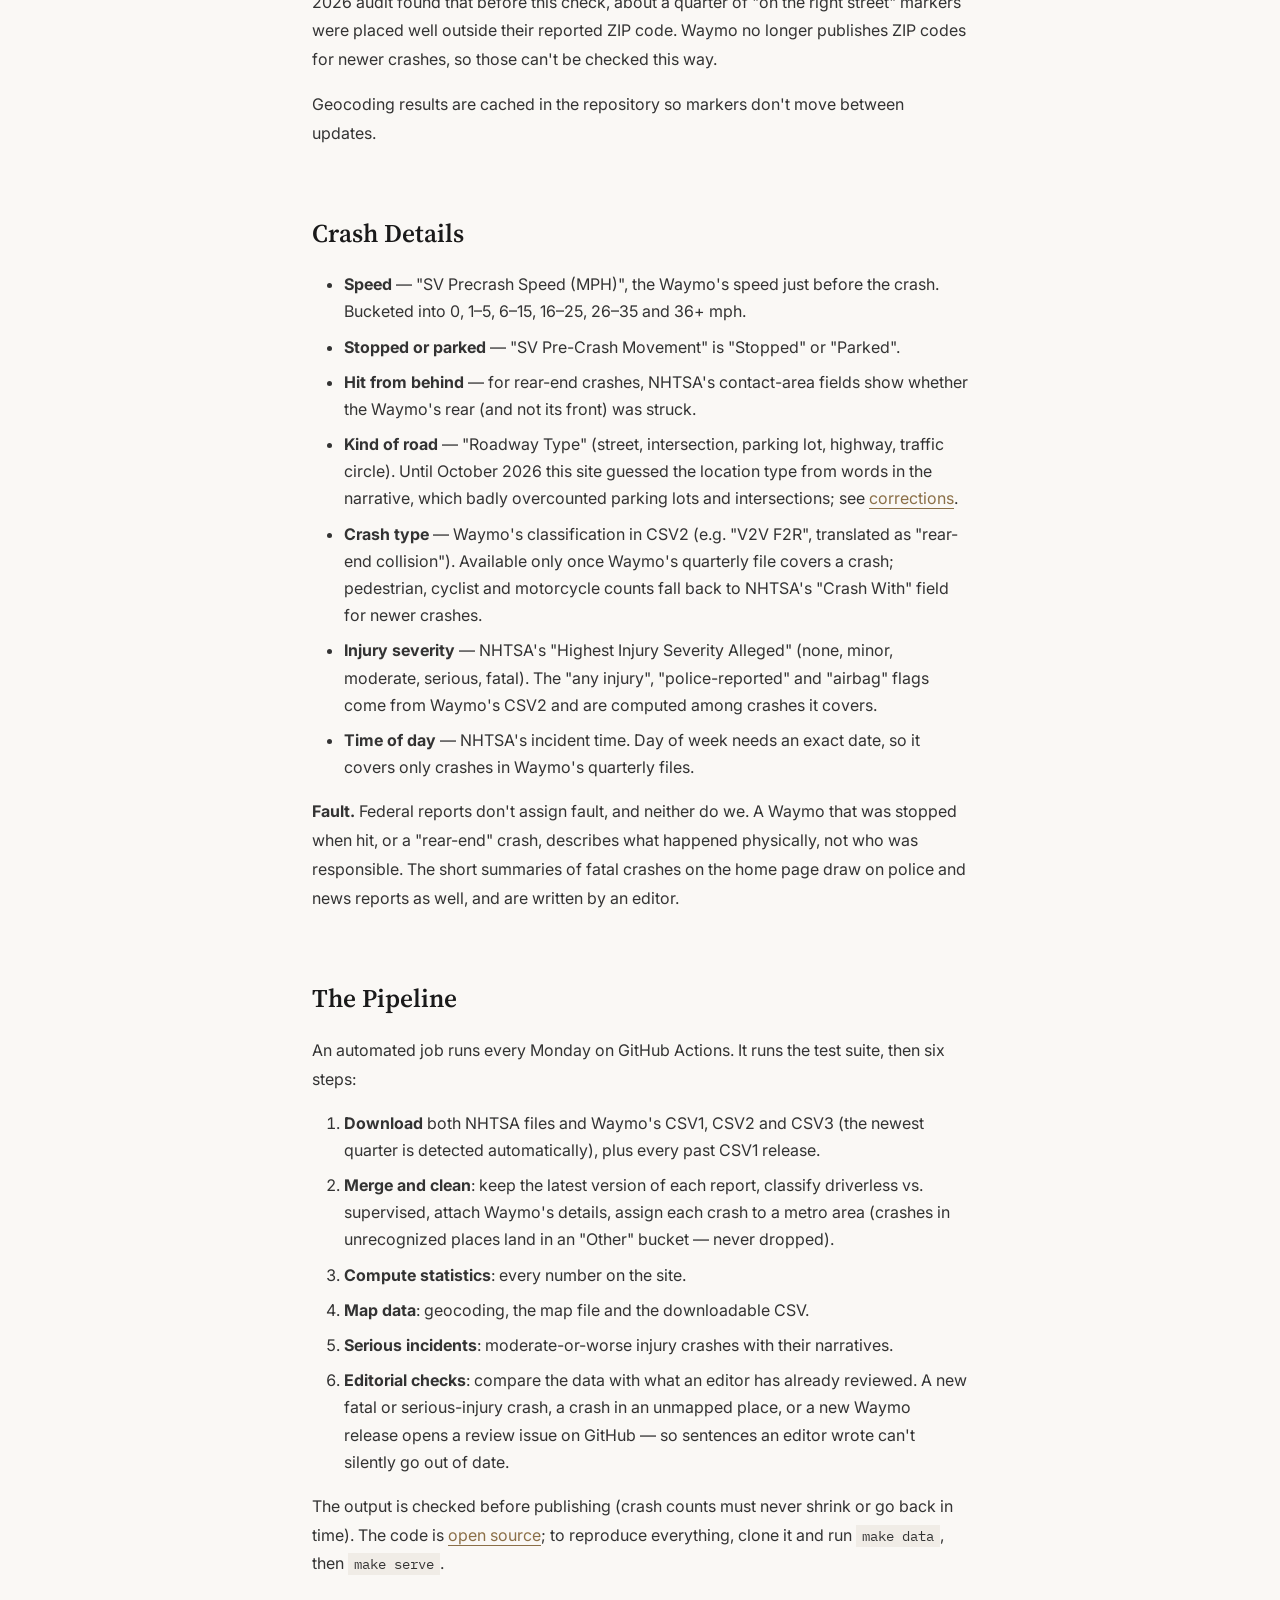
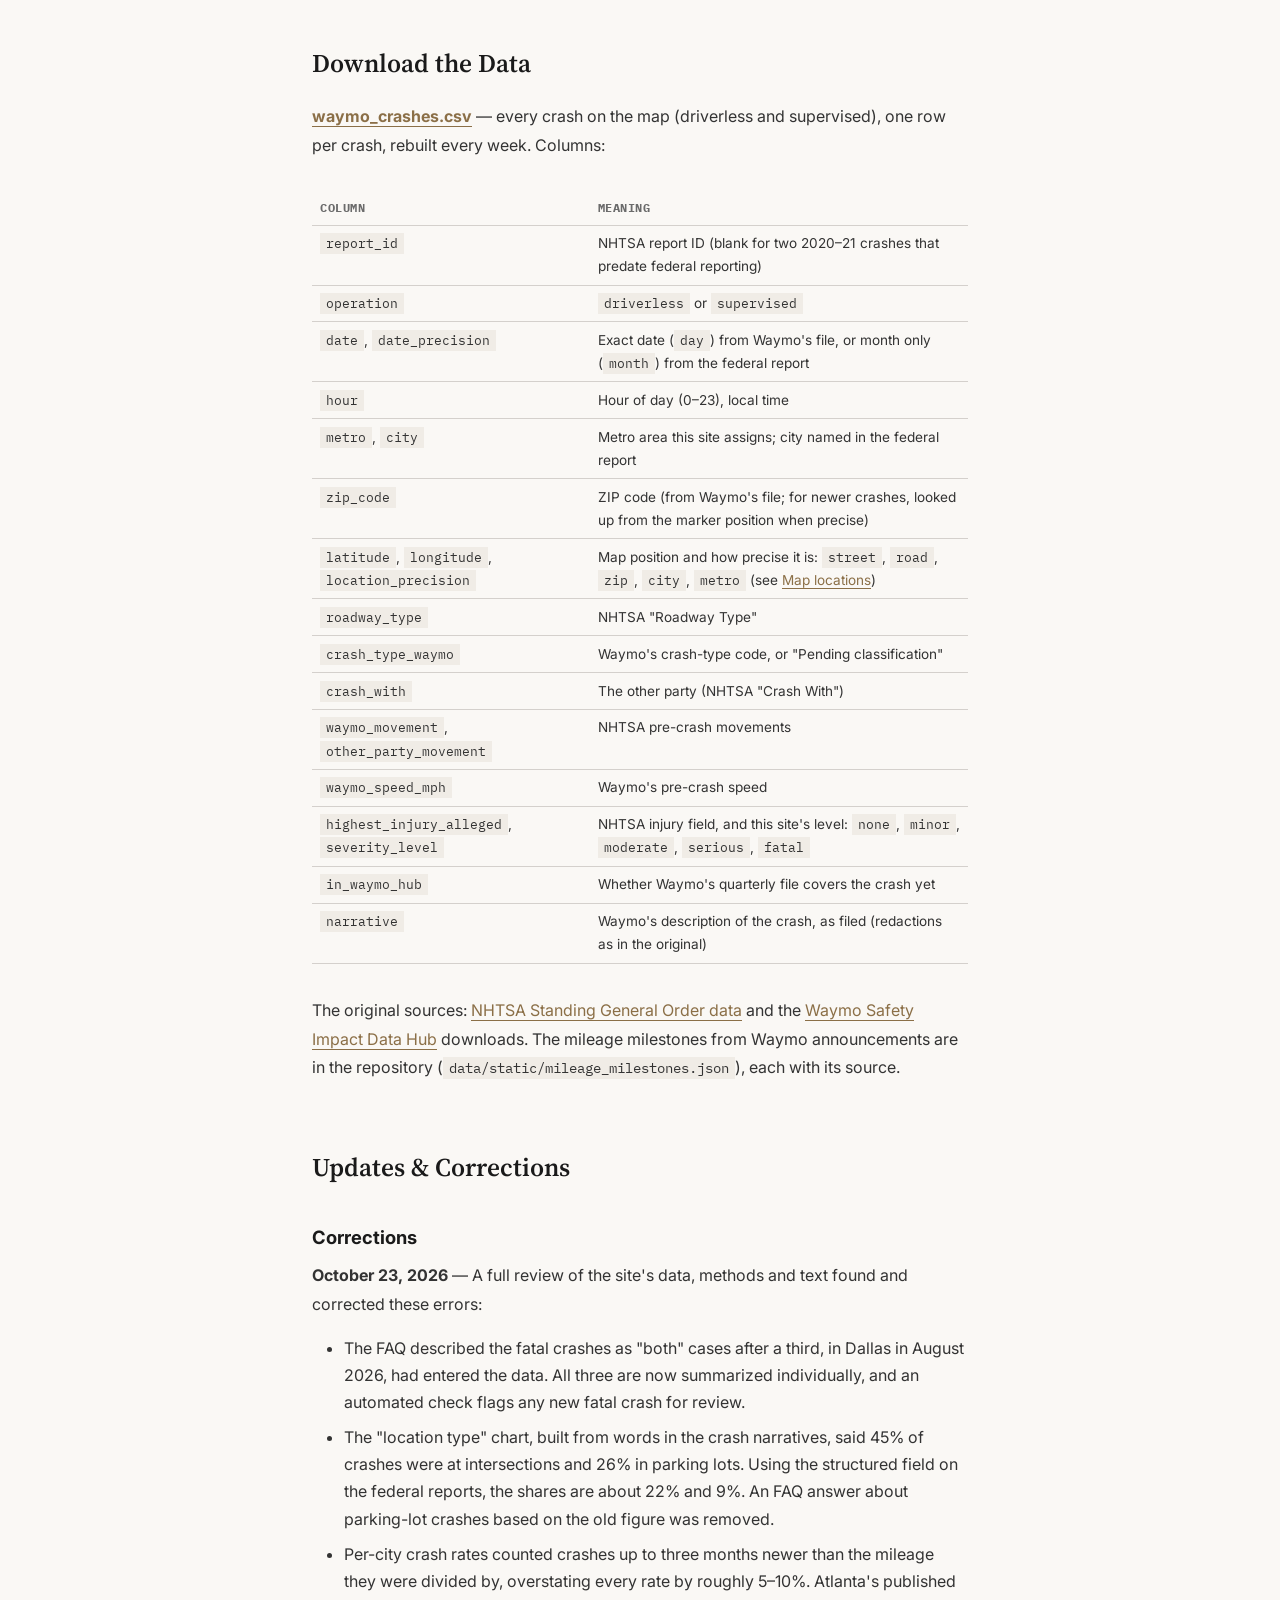
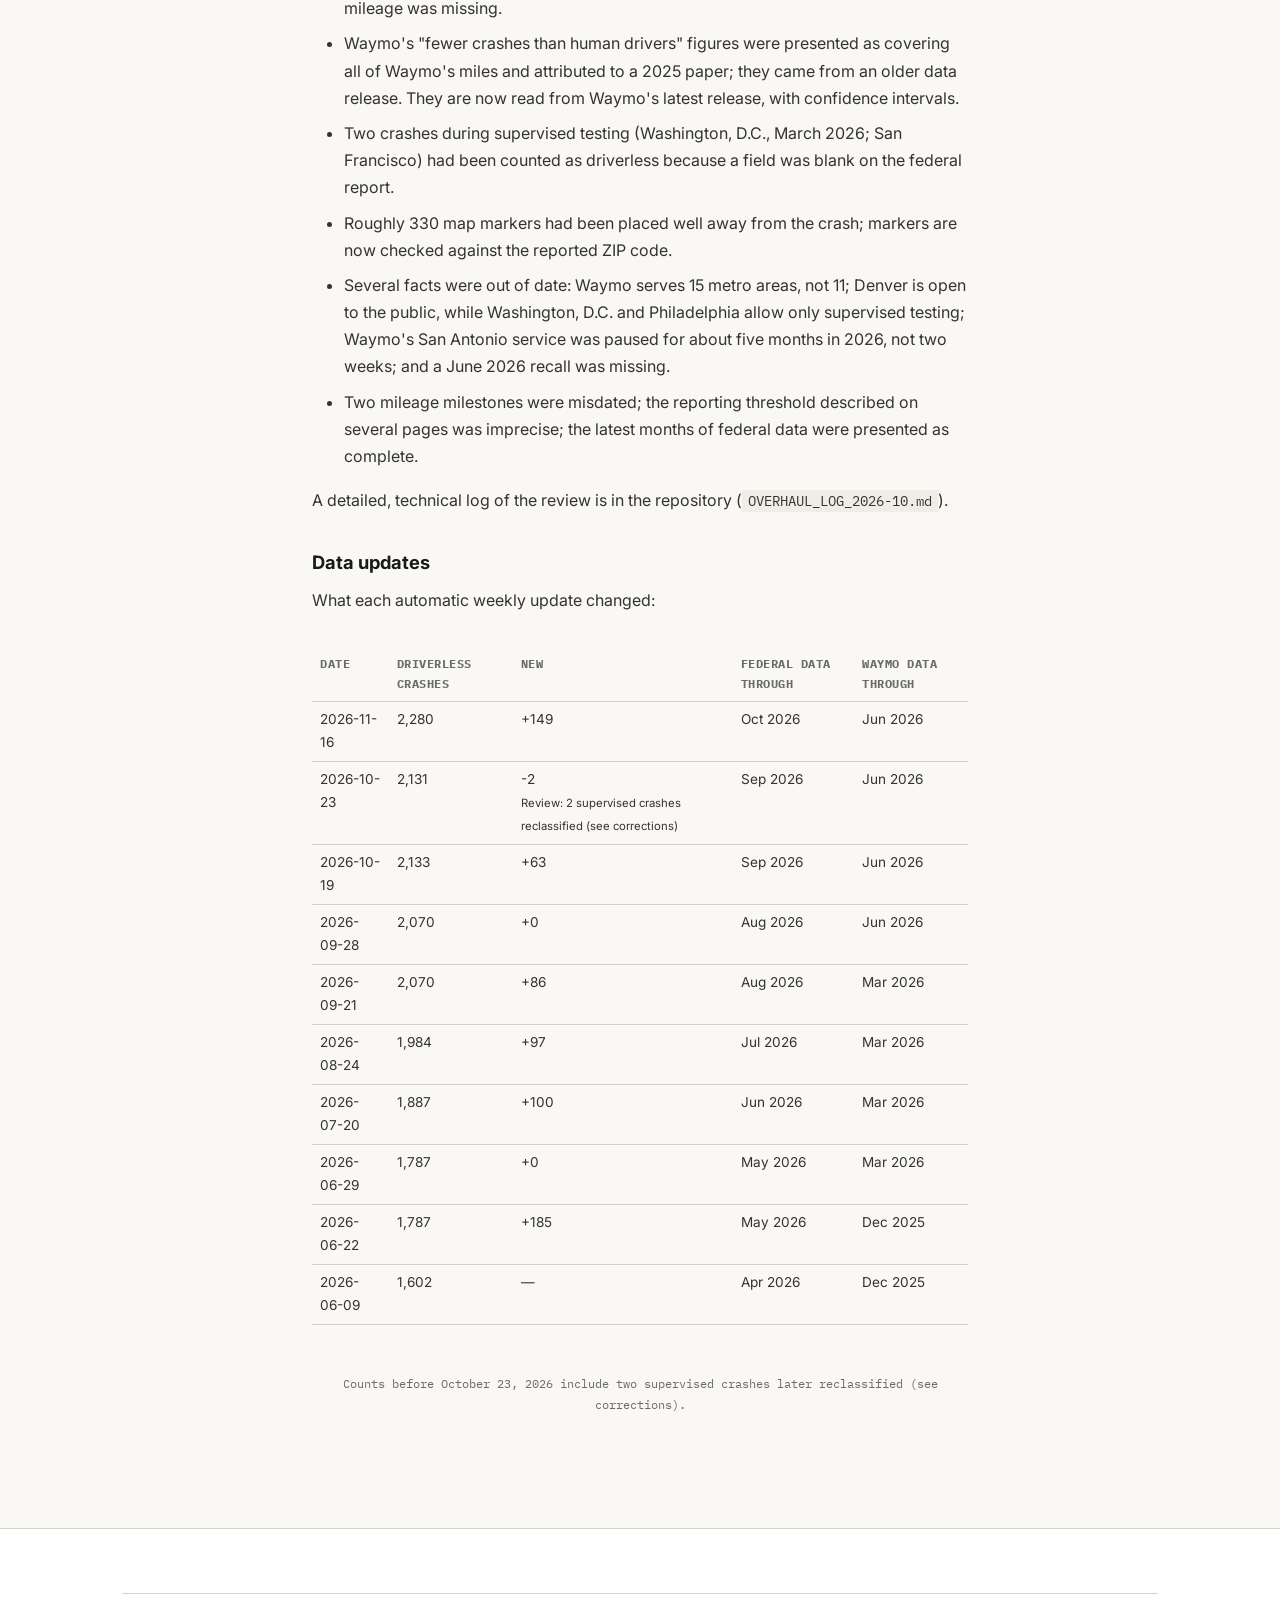
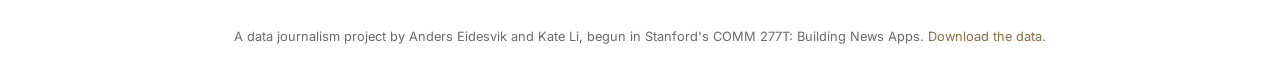
<file: site/methodology.html>
<!DOCTYPE html>
<html lang="en">
<head>
    <meta charset="UTF-8">
    <meta name="viewport" content="width=device-width, initial-scale=1.0">
    <title>Methodology | The Waymo Crash Record</title>
    <meta name="description" content="How The Waymo Crash Record is built: data sources, completeness, crash rates, comparisons with human drivers, map precision, the downloadable dataset, and corrections.">
    <link rel="icon" href="assets/favicon.svg" type="image/svg+xml">
    <meta property="og:type" content="website">
    <meta property="og:title" content="Methodology — The Waymo Crash Record">
    <meta property="og:description" content="How the Waymo crash record is built: sources, completeness, rates, comparisons, map precision, data download and corrections.">
    <meta property="og:url" content="https://leftovergoldennuggets.github.io/bna-fuhgeddaboudit/methodology.html">
    <meta property="og:image" content="https://leftovergoldennuggets.github.io/bna-fuhgeddaboudit/data/web/social-card.png">
    <meta name="twitter:card" content="summary_large_image">

    <!-- Fonts -->
    <link rel="preconnect" href="https://fonts.googleapis.com">
    <link rel="preconnect" href="https://fonts.gstatic.com" crossorigin>
    <link href="https://fonts.googleapis.com/css2?family=Source+Serif+4:wght@400;600;700&family=Inter:wght@400;500;600&family=IBM+Plex+Mono:wght@400;500;600&display=swap" rel="stylesheet">

    <!-- Styles -->
    <link rel="stylesheet" href="css/styles.css">
</head>
<body>

    <!-- Navigation -->
    <nav class="navbar">
        <div class="nav-container">
            <a href="index.html" class="nav-logo">The Waymo Crash Record</a>
            <ul class="nav-links">
                <li><a href="index.html">Home</a></li>
                <li><a href="index.html#explore">Explore the data</a></li>
                <li><a href="about.html">About Us</a></li>
                <li><a href="methodology.html" class="active">Methodology</a></li>
                <li><a href="faq.html">FAQ</a></li>
            </ul>
            <button class="nav-toggle" aria-label="Toggle navigation">
                <span></span><span></span><span></span>
            </button>
        </div>
    </nav>

    <!-- Page Content -->
    <section class="page-section">
        <div class="page-content">
            <h1>Methodology</h1>

            <p>This page documents how every number on this site is produced, including limitations and known biases. Everything is computed by an open-source pipeline from public data, and re-run every week. If you find an error, please <a href="about.html#contact">tell us</a>; corrections are listed <a href="#updates">at the bottom of this page</a>.</p>

            <p class="page-toc"><strong>On this page:</strong> <a href="#sources">Data sources</a> · <a href="#operation">Driverless vs. supervised</a> · <a href="#completeness">How complete is the record?</a> · <a href="#rates">Rates and comparisons</a> · <a href="#locations">Map locations</a> · <a href="#fields">Crash details</a> · <a href="#pipeline">The pipeline</a> · <a href="#download">Download the data</a> · <a href="#updates">Updates &amp; corrections</a></p>

            <!-- ========== DATA SOURCES ========== -->
            <h2 id="sources">Data Sources</h2>

            <h3>NHTSA Standing General Order crash reports</h3>
            <p>Since 2021, the National Highway Traffic Safety Administration has ordered the companies it names — including every major developer of automated driving systems — to report crashes involving their vehicles. These reports are the base of this site: every crash shown here starts as a federal report filed by Waymo.</p>
            <p>What must be reported has changed. Under the order's current version (the Third Amended Standing General Order, in force since <strong>June 16, 2025</strong>), a self-driving company must report within five days any crash involving a death, a hospital-treated injury, an airbag deployment, a pedestrian or cyclist, or a vehicle towed away; and by the 15th of the next month any other crash in which property damage is expected to exceed $1,000, or the self-driving vehicle struck another vehicle or object. Before June 16, 2025, any crash with any property damage had to be reported. In practice the change mostly removed minor bumps in which a Waymo was hit and the damage was small (<a href="https://www.govinfo.gov/content/pkg/FR-2026-05-26/pdf/2026-10363.pdf" target="_blank" rel="noopener">Federal Register, May 2026</a>).</p>
            <p>NHTSA publishes two files: reports filed before June 16, 2025, and reports filed since. Both are re-downloaded every week (NHTSA still revises the older one). They include all reporting companies; we keep rows where the reporting entity is "Waymo LLC". NHTSA redacts exact dates (month only), addresses and coordinates.</p>

            <h3>Waymo Safety Impact Data Hub</h3>
            <p>Every quarter, Waymo publishes data files on its <a href="https://waymo.com/safety/impact/" target="_blank" rel="noopener">Safety Impact Data Hub</a>, each covering September 2020 up to a cutoff about three months earlier. We use three:</p>
            <ul>
                <li><strong>CSV1 — miles.</strong> Cumulative rider-only (no one in the driver's seat) miles per service area. Because every past quarterly file is still online, we download all of them to build a mileage time series.</li>
                <li><strong>CSV2 — crashes.</strong> Waymo's own list of crashes during rider-only driving, linked to the federal report IDs, with exact dates, street-level locations and crash-type classifications.</li>
                <li><strong>CSV3 — comparisons.</strong> Waymo's comparison of its crash rates with human-driver benchmarks, with confidence intervals.</li>
            </ul>
            <p>Waymo's data currently runs through <span data-stat="meta.hub_data_through_label">--</span>; the federal record runs through <span data-stat="meta.federal_data_through_label">--</span>.</p>

            <h3>Which record is the base?</h3>
            <p>The federal record. Every crash Waymo reports to NHTSA enters this site within a week of NHTSA publishing it; Waymo's quarterly files only add detail (exact date, location, crash type) to crashes that are already there. Until that detail arrives, a crash has a month-level date and an approximate map location, and is labeled as such. An earlier version of this site did the reverse and, at times, silently left out nearly six months of recent crashes.</p>
            <p>For the periods both cover, the two sources agree almost one-for-one, which is itself a useful check: Waymo's rider-only list matches the federal driverless record for all but a handful of crashes.</p>

            <!-- ========== OPERATION TYPE ========== -->
            <h2 id="operation">Driverless vs. Supervised Operation</h2>
            <p>Waymo's federal reports cover two kinds of driving: <strong>driverless</strong> (no human in the driver's seat; remote assistance doesn't count as a driver) and <strong>supervised testing</strong> (a safety driver behind the wheel, as in cities where Waymo isn't yet allowed to drive empty). All headline figures on this site cover driverless operation only: it is what the public rides in, and Waymo's mileage — the denominator for every rate — covers only driverless driving. The <span data-stat="overview.supervised_crashes">--</span> supervised-testing crashes stay in the data and can be shown on the map with the "Include supervised-testing crashes" toggle.</p>
            <p>We classify each crash from NHTSA's "Driver / Operator Type" field. Two corrections apply: an operator type we don't recognize counts as supervised (keeping it out of the headline count), and a crash whose operator field is blank but whose narrative says a test driver was present — and which Waymo's rider-only list does not include — counts as supervised (this applied to <a href="#updates">two crashes</a> in October 2026).</p>

            <!-- ========== COMPLETENESS ========== -->
            <h2 id="completeness">How Complete Is the Record?</h2>
            <ul>
                <li><strong>The newest months are still filling in.</strong> Companies have until the 15th of the month after a crash to report most crashes, and NHTSA publishes with a further lag. NHTSA's own "report submission date" field shows that 99.5% of Waymo's reports arrive within one month of the crash month, and that each file only partly covers the latest submission month. We therefore treat the two most recent incident months as incomplete: the record is currently considered complete through <strong><span data-stat="meta.federal_complete_through_label">--</span></strong>. Charts shade later months.</li>
                <li><strong>The June 2025 rule change breaks trends.</strong> Monthly counts and per-mile rates before and after June 16, 2025 are not like-for-like. Across that date, Waymo's rate of all reported crashes per mile fell from about 10 to about 5.5 per million miles, across Waymo's cities at the same time, while its rate of injury crashes — which are reported under both rules — barely changed. More than half of the drop is in contacts with a change in speed under 1 mph, the lightest kind of bump; the rest is consistent with other minor crashes the new rules no longer require, though some of it could be real improvement. We show both rates side by side so this is visible.</li>
                <li><strong>Reports are filed by Waymo.</strong> The narratives and fields (speed, movement, injuries) are Waymo's account, sometimes based on what it was told by police or others. Injury levels are what was "alleged", for anyone involved.</li>
                <li><strong>Duplicates.</strong> A crash involving two Waymo vehicles can produce two reports; this affects two pairs of reports in the data.</li>
            </ul>

            <!-- ========== RATES ========== -->
            <h2 id="rates">Rates and Comparisons</h2>
            <h3>Crashes per million miles, by city</h3>
            <p>For each city where Waymo publishes mileage (currently Phoenix, the San Francisco Bay Area, Los Angeles, Austin and Atlanta), we divide the driverless crashes up to the month the mileage covers (<span data-stat="city_mileage_meta.data_through">--</span>) by the cumulative miles over the same period. Counting newer crashes against older mileage would overstate the rate; an earlier version of this site did that. These cumulative rates mix the periods before and after the June 2025 rule change, and cities that launched recently have most of their miles under the newer, stricter-to-trigger rules — so compare cities with care.</p>

            <h3>Crash rates by quarter</h3>
            <p>Miles driven in a quarter are the difference between two consecutive cumulative releases of Waymo's CSV1. Crashes in that quarter are those in Waymo's CSV2 (the same rider-only driving the miles cover). Injury crashes are those Waymo flags as "any injury reported"; police-reported crashes are flagged similarly. Quarters where a city has less than a million miles are left out.</p>

            <h3>Comparisons with human drivers</h3>
            <p>The "fewer crashes than human drivers" figures are Waymo's own, read automatically from its CSV3 file each quarter. We use the comparison Waymo itself headlines, against a "dynamic" human benchmark that weights human crash rates by where in each city Waymo drives. The method is described in a peer-reviewed paper by Waymo researchers (<a href="https://doi.org/10.1080/15389588.2025.2499887" target="_blank" rel="noopener">Kusano et al., 2025, <em>Traffic Injury Prevention</em></a>) and follows an industry checklist for such studies. We show the 95% confidence intervals Waymo publishes, and the underlying crash counts.</p>
            <p>Limitations to keep in mind: the analysis is by Waymo, about Waymo; human benchmarks can't fully match Waymo's roads, hours, weather and vehicles; and the rarest outcomes rest on very few crashes (serious-injury-or-worse: <span data-stat="benchmarks.overall.serious_injury.waymo_count">--</span>; fatal: <span data-stat="benchmarks.overall.fatal.waymo_count">--</span>). One crash involving two Waymo vehicles, with a reported life-threatening injury to another driver, is counted by Waymo as "unknown" severity pending a police report; Waymo notes that counting it would raise its serious-injury rate. An independent study by the <a href="https://www.axios.com/2026/07/23/waymo-robotaxis-av-crash-study" target="_blank" rel="noopener">Insurance Institute for Highway Safety</a> (July 2026) found smaller but still large reductions (68% fewer police-reportable crashes, 81% fewer injury crashes per mile, 2021–2024).</p>

            <!-- ========== LOCATIONS ========== -->
            <h2 id="locations">Map Locations</h2>
            <p>NHTSA redacts addresses and coordinates. Locations come from the street description in Waymo's CSV2 (for example "Florida Street near 24th Street"), which we geocode with OpenStreetMap's Nominatim service, searching in the crash's own city. Every marker carries a precision label, shown in its popup:</p>
            <ul>
                <li><strong>Intersection or address</strong> (<span data-stat="geocoding.tiers.street">--</span> driverless crashes): the full description matched.</li>
                <li><strong>On the right street</strong> (<span data-stat="geocoding.tiers.road">--</span>): only one of two named streets matched, so the marker is on the correct street near, but not exactly at, the crash.</li>
                <li><strong>ZIP code center</strong> (<span data-stat="geocoding.tiers.zip">--</span>): the address couldn't be placed inside the ZIP code Waymo reported, so the marker sits at that ZIP's center.</li>
                <li><strong>City center</strong> (<span data-stat="geocoding.tiers.city">--</span>): crashes Waymo's quarterly file doesn't cover yet, placed near the center of the city in the federal report with a small random offset.</li>
            </ul>
            <p><strong>ZIP check.</strong> Until June 2025, Waymo also published each crash's ZIP code. We use U.S. Census Bureau ZIP-area centers and sizes to check that a geocoded marker actually falls inside that ZIP; if it doesn't, we search again within the ZIP's area only. An October 2026 audit found that before this check, about a quarter of "on the right street" markers were placed well outside their reported ZIP code. Waymo no longer publishes ZIP codes for newer crashes, so those can't be checked this way.</p>
            <p>Geocoding results are cached in the repository so markers don't move between updates.</p>

            <!-- ========== CRASH DETAILS ========== -->
            <h2 id="fields">Crash Details</h2>
            <ul>
                <li><strong>Speed</strong> — "SV Precrash Speed (MPH)", the Waymo's speed just before the crash. Bucketed into 0, 1–5, 6–15, 16–25, 26–35 and 36+ mph.</li>
                <li><strong>Stopped or parked</strong> — "SV Pre-Crash Movement" is "Stopped" or "Parked".</li>
                <li><strong>Hit from behind</strong> — for rear-end crashes, NHTSA's contact-area fields show whether the Waymo's rear (and not its front) was struck.</li>
                <li><strong>Kind of road</strong> — "Roadway Type" (street, intersection, parking lot, highway, traffic circle). Until October 2026 this site guessed the location type from words in the narrative, which badly overcounted parking lots and intersections; see <a href="#updates">corrections</a>.</li>
                <li><strong>Crash type</strong> — Waymo's classification in CSV2 (e.g. "V2V F2R", translated as "rear-end collision"). Available only once Waymo's quarterly file covers a crash; pedestrian, cyclist and motorcycle counts fall back to NHTSA's "Crash With" field for newer crashes.</li>
                <li><strong>Injury severity</strong> — NHTSA's "Highest Injury Severity Alleged" (none, minor, moderate, serious, fatal). The "any injury", "police-reported" and "airbag" flags come from Waymo's CSV2 and are computed among crashes it covers.</li>
                <li><strong>Time of day</strong> — NHTSA's incident time. Day of week needs an exact date, so it covers only crashes in Waymo's quarterly files.</li>
            </ul>
            <p><strong>Fault.</strong> Federal reports don't assign fault, and neither do we. A Waymo that was stopped when hit, or a "rear-end" crash, describes what happened physically, not who was responsible. The short summaries of fatal crashes on the home page draw on police and news reports as well, and are written by an editor.</p>

            <!-- ========== PIPELINE ========== -->
            <h2 id="pipeline">The Pipeline</h2>
            <p>An automated job runs every Monday on GitHub Actions. It runs the test suite, then six steps:</p>
            <ol>
                <li><strong>Download</strong> both NHTSA files and Waymo's CSV1, CSV2 and CSV3 (the newest quarter is detected automatically), plus every past CSV1 release.</li>
                <li><strong>Merge and clean</strong>: keep the latest version of each report, classify driverless vs. supervised, attach Waymo's details, assign each crash to a metro area (crashes in unrecognized places land in an "Other" bucket — never dropped).</li>
                <li><strong>Compute statistics</strong>: every number on the site.</li>
                <li><strong>Map data</strong>: geocoding, the map file and the downloadable CSV.</li>
                <li><strong>Serious incidents</strong>: moderate-or-worse injury crashes with their narratives.</li>
                <li><strong>Editorial checks</strong>: compare the data with what an editor has already reviewed. A new fatal or serious-injury crash, a crash in an unmapped place, or a new Waymo release opens a review issue on GitHub — so sentences an editor wrote can't silently go out of date.</li>
            </ol>
            <p>The output is checked before publishing (crash counts must never shrink or go back in time). The code is <a href="https://github.com/leftovergoldennuggets/bna-fuhgeddaboudit" target="_blank" rel="noopener">open source</a>; to reproduce everything, clone it and run <code>make data</code>, then <code>make serve</code>.</p>

            <!-- ========== DOWNLOAD ========== -->
            <h2 id="download">Download the Data</h2>
            <p><a data-download="waymo_crashes.csv" href="#" download><strong>waymo_crashes.csv</strong></a> — every crash on the map (driverless and supervised), one row per crash, rebuilt every week. Columns:</p>
            <div class="table-scroll">
            <table class="data-table">
                <thead><tr><th>Column</th><th>Meaning</th></tr></thead>
                <tbody>
                    <tr><td><code>report_id</code></td><td>NHTSA report ID (blank for two 2020–21 crashes that predate federal reporting)</td></tr>
                    <tr><td><code>operation</code></td><td><code>driverless</code> or <code>supervised</code></td></tr>
                    <tr><td><code>date</code>, <code>date_precision</code></td><td>Exact date (<code>day</code>) from Waymo's file, or month only (<code>month</code>) from the federal report</td></tr>
                    <tr><td><code>hour</code></td><td>Hour of day (0–23), local time</td></tr>
                    <tr><td><code>metro</code>, <code>city</code></td><td>Metro area this site assigns; city named in the federal report</td></tr>
                    <tr><td><code>zip_code</code></td><td>ZIP code (from Waymo's file; for newer crashes, looked up from the marker position when precise)</td></tr>
                    <tr><td><code>latitude</code>, <code>longitude</code>, <code>location_precision</code></td><td>Map position and how precise it is: <code>street</code>, <code>road</code>, <code>zip</code>, <code>city</code>, <code>metro</code> (see <a href="#locations">Map locations</a>)</td></tr>
                    <tr><td><code>roadway_type</code></td><td>NHTSA "Roadway Type"</td></tr>
                    <tr><td><code>crash_type_waymo</code></td><td>Waymo's crash-type code, or "Pending classification"</td></tr>
                    <tr><td><code>crash_with</code></td><td>The other party (NHTSA "Crash With")</td></tr>
                    <tr><td><code>waymo_movement</code>, <code>other_party_movement</code></td><td>NHTSA pre-crash movements</td></tr>
                    <tr><td><code>waymo_speed_mph</code></td><td>Waymo's pre-crash speed</td></tr>
                    <tr><td><code>highest_injury_alleged</code>, <code>severity_level</code></td><td>NHTSA injury field, and this site's level: <code>none</code>, <code>minor</code>, <code>moderate</code>, <code>serious</code>, <code>fatal</code></td></tr>
                    <tr><td><code>in_waymo_hub</code></td><td>Whether Waymo's quarterly file covers the crash yet</td></tr>
                    <tr><td><code>narrative</code></td><td>Waymo's description of the crash, as filed (redactions as in the original)</td></tr>
                </tbody>
            </table>
            </div>
            <p>The original sources: <a href="https://www.nhtsa.gov/laws-regulations/standing-general-order-crash-reporting" target="_blank" rel="noopener">NHTSA Standing General Order data</a> and the <a href="https://waymo.com/safety/impact/" target="_blank" rel="noopener">Waymo Safety Impact Data Hub</a> downloads. The mileage milestones from Waymo announcements are in the repository (<code>data/static/mileage_milestones.json</code>), each with its source.</p>

            <!-- ========== UPDATES & CORRECTIONS ========== -->
            <h2 id="updates">Updates &amp; Corrections</h2>
            <h3>Corrections</h3>
            <p><strong>October 23, 2026</strong> — A full review of the site's data, methods and text found and corrected these errors:</p>
            <ul>
                <li>The FAQ described the fatal crashes as "both" cases after a third, in Dallas in August 2026, had entered the data. All three are now summarized individually, and an automated check flags any new fatal crash for review.</li>
                <li>The "location type" chart, built from words in the crash narratives, said 45% of crashes were at intersections and 26% in parking lots. Using the structured field on the federal reports, the shares are about 22% and 9%. An FAQ answer about parking-lot crashes based on the old figure was removed.</li>
                <li>Per-city crash rates counted crashes up to three months newer than the mileage they were divided by, overstating every rate by roughly 5–10%. Atlanta's published mileage was missing.</li>
                <li>Waymo's "fewer crashes than human drivers" figures were presented as covering all of Waymo's miles and attributed to a 2025 paper; they came from an older data release. They are now read from Waymo's latest release, with confidence intervals.</li>
                <li>Two crashes during supervised testing (Washington, D.C., March 2026; San Francisco) had been counted as driverless because a field was blank on the federal report.</li>
                <li>Roughly 330 map markers had been placed well away from the crash; markers are now checked against the reported ZIP code.</li>
                <li>Several facts were out of date: Waymo serves 15 metro areas, not 11; Denver is open to the public, while Washington, D.C. and Philadelphia allow only supervised testing; Waymo's San Antonio service was paused for about five months in 2026, not two weeks; and a June 2026 recall was missing.</li>
                <li>Two mileage milestones were misdated; the reporting threshold described on several pages was imprecise; the latest months of federal data were presented as complete.</li>
            </ul>
            <p>A detailed, technical log of the review is in the repository (<code>OVERHAUL_LOG_2026-10.md</code>).</p>

            <h3>Data updates</h3>
            <p>What each automatic weekly update changed:</p>
            <div class="table-scroll">
            <table class="data-table" id="update-history">
                <thead><tr><th>Date</th><th>Driverless crashes</th><th>New</th><th>Federal data through</th><th>Waymo data through</th></tr></thead>
                <tbody></tbody>
            </table>
            </div>
            <p class="chart-note">Counts before October 23, 2026 include two supervised crashes later reclassified (see corrections).</p>
        </div>
    </section>

    <!-- Footer -->
    <footer class="site-footer">
        <div class="section-container">
            <div class="footer-bottom">
                <p>A data journalism project by Anders Eidesvik and Kate Li, begun in Stanford's COMM 277T: Building News Apps. <a data-download="waymo_crashes.csv" href="#" download>Download the data</a>.</p>
            </div>
        </div>
    </footer>

    <!-- Data pipeline scripts: load site-data.json and fill in data-stat placeholders -->
    <script src="js/data-loader.js"></script>
    <script src="js/stat-renderer.js"></script>

    <!-- Inline script: mobile nav toggle and dynamic data loading -->
    <script>
        const navToggle = document.querySelector('.nav-toggle');
        const navLinks = document.querySelector('.nav-links');
        if (navToggle && navLinks) {
            navToggle.addEventListener('click', () => {
                navToggle.classList.toggle('active');
                navLinks.classList.toggle('active');
            });
        }

        // Load site-data.json and render all data-stat placeholders
        document.addEventListener('DOMContentLoaded', async () => {
            try {
                const { stats } = await DataLoader.loadAll();
                StatRenderer.renderAll(stats);
            } catch (e) {
                console.warn('Methodology: Could not load dynamic stats', e);
            }
            // Update history table (newest first)
            try {
                const history = await DataLoader.fetchJSON('update_history.json');
                const fmtYm = (ym) => new Date(Math.floor(ym / 100), ym % 100 - 1, 1)
                    .toLocaleDateString('en-US', { month: 'short', year: 'numeric' });
                const body = document.querySelector('#update-history tbody');
                body.innerHTML = history.slice().reverse().map((h) => `
                    <tr><td>${h.date}</td><td>${h.total_crashes.toLocaleString('en-US')}</td>
                    <td>${h.new_crashes === undefined ? '—' : (h.new_crashes >= 0 ? '+' : '') + h.new_crashes}${h.note ? `<br><small>${h.note}</small>` : ''}</td>
                    <td>${fmtYm(h.federal_data_through)}</td><td>${fmtYm(h.hub_data_through)}</td></tr>`).join('');
            } catch (e) {
                console.warn('Methodology: Could not load update history', e);
            }
        });
    </script>
</body>
</html>
</file>
<file: site/css/styles.css>
/* ============================================
   CSS Variables — Editorial Design System
   Inspired by Works in Progress magazine:
   serif headings, monospace data, warm palette,
   clean borders, no shadows, generous whitespace.
   ============================================ */

/* For this part we consulted Claude who recommended CSS Custom Properties (variables).
   The :root selector targets the top-level HTML element, making these variables available
   everywhere in the stylesheet. Instead of writing the same color code (#1a1a1a) in 50
   places, we define it once as --color-primary and reference it with var(--color-primary).
   If we later want to change the color scheme, we only update it here — every element
   using that variable updates automatically. This is similar to variables in Python. */
/* CSS variables (also called "custom properties") let you define a value once
   and reuse it everywhere. If you want to change a color, you change it in ONE
   place here instead of hunting through the whole file. They always start with --.
   :root means "the whole page" — these variables are available everywhere. */
:root {
    /* -- Colors (earth tone palette) -- */
    --color-primary: #1a1a1a;
    --color-text: #333333;
    --color-text-light: #6b6b6b;
    --color-background: #faf8f5;
    --color-background-alt: #f0ece6;
    --color-border: #d4d0cc;
    --color-accent: #8b6f47;
    --color-accent-hover: #6b5535;
    --color-success: #8b6f47;
    --color-warning: #c4841d;
    --color-danger: #8b2020;
    --color-number: #5c4a2e;

    /* -- Typography -- */
    --font-display: 'Source Serif 4', Georgia, serif;
    --font-body: 'Inter', -apple-system, BlinkMacSystemFont, sans-serif;
    --font-mono: 'IBM Plex Mono', 'Courier New', monospace;

    /* -- Spacing -- */
    --spacing-xs: 0.5rem;
    --spacing-sm: 1rem;
    --spacing-md: 2rem;
    --spacing-lg: 4rem;
    --spacing-xl: 6rem;

    /* -- Layout -- */
    --max-width: 1100px;
    --content-width: 720px;
    --step-width: 420px;

    /* -- Transitions -- */
    /* transition: makes CSS changes happen smoothly over time instead of instantly.
       "all 0.2s ease" means: animate all properties, take 0.2 seconds, ease in/out. */
    --transition: all 0.2s ease;
    --transition-slow: all 0.5s ease;
}

/* ============================================
   Reset & Base
   ============================================ */

/* box-sizing: border-box makes width/height include padding and border.
   Without it, a 100px-wide box with 10px padding would actually be 120px wide.
   With it, the box stays 100px total. This is way more intuitive.
   ::before and ::after are pseudo-elements — invisible extras CSS can add
   before/after any element (used for decorative things like the FAQ +/- icons). */
*, *::before, *::after {
    box-sizing: border-box;
    margin: 0;
    padding: 0;
}

html {
    scroll-behavior: smooth;
    font-size: 16px;
}

body {
    font-family: var(--font-body);
    color: var(--color-text);
    background-color: var(--color-background);
    line-height: 1.7;
    -webkit-font-smoothing: antialiased;
    overflow-x: hidden;
}

img {
    max-width: 100%;
    height: auto;
    display: block;
}

a {
    color: var(--color-accent);
    text-decoration: none;
    /* transition makes the color change smooth on hover instead of instant */
    transition: var(--transition);
}

a:hover {
    color: var(--color-accent-hover);
}

/* ============================================
   Progress Bar (top of page)
   ============================================ */
.progress-bar {
    /* position: fixed means this element stays in the same spot on screen
       even when you scroll. It's "fixed" to the browser window, not the page. */
    position: fixed;
    top: 0;
    left: 0;
    width: 100%;
    height: 3px;
    background: rgba(0, 0, 0, 0.06);
    /* z-index controls stacking order — higher numbers appear on top of lower ones.
       1001 means this bar sits above almost everything else on the page. */
    z-index: 1001;
}

.progress-fill {
    height: 100%;
    background: var(--color-number);
    width: 0%;
    transition: width 0.1s linear;
}

/* ============================================
   Navigation (sticky header)
   ============================================ */
.navbar {
    /* position: fixed keeps the nav bar visible at the top as you scroll */
    position: fixed;
    top: 3px;
    left: 0;
    right: 0;
    background: var(--color-background);
    border-bottom: 1px solid var(--color-border);
    z-index: 1000;
    transition: var(--transition);
}

.navbar.scrolled {
    background: var(--color-background);
}

.nav-container {
    max-width: var(--max-width);
    margin: 0 auto;
    padding: var(--spacing-sm) var(--spacing-md);
    /* display: flex arranges child elements in a row (or column).
       It's the modern way to lay out elements side-by-side. */
    display: flex;
    /* justify-content: space-between pushes items to opposite ends */
    justify-content: space-between;
    /* align-items: center vertically centers items in the row */
    align-items: center;
}

.nav-logo {
    font-family: var(--font-display);
    font-size: 1.15rem;
    font-weight: 700;
    color: var(--color-primary);
}

.nav-links {
    display: flex;
    list-style: none;
    gap: var(--spacing-md);
}

.nav-links a {
    color: var(--color-text-light);
    font-weight: 500;
    font-size: 0.85rem;
    padding: var(--spacing-xs) 0;
    border-bottom: 1px solid transparent;
    letter-spacing: 0.02em;
}

.nav-links a:hover,
.nav-links a.active {
    color: var(--color-primary);
    border-bottom-color: var(--color-primary);
}

/* Hamburger menu button (hidden on desktop) */
.nav-toggle {
    display: none;
    background: none;
    border: none;
    cursor: pointer;
    padding: var(--spacing-xs);
}

.nav-toggle span {
    display: block;
    width: 24px;
    height: 2px;
    background: var(--color-text);
    margin: 5px 0;
    transition: var(--transition);
}

/* ============================================
   Section Layout (shared by all sections)
   ============================================ */
.section-container {
    max-width: var(--max-width);
    margin: 0 auto;
    padding: 0 var(--spacing-md);
}

/* For this part we consulted Claude who recommended clamp() for responsive font sizes.
   clamp(minimum, preferred, maximum) sets a value that scales with the viewport but
   stays within bounds. For example, clamp(2rem, 5vw, 3.5rem) means: "use 5% of the
   viewport width as the font size, but never go below 2rem or above 3.5rem." This
   single line replaces what used to require multiple @media breakpoints to achieve.
   vw = viewport width units (1vw = 1% of the browser window width). */
.section-title {
    font-family: var(--font-display);
    /* clamp(min, preferred, max) picks a responsive font size:
       at least 1.75rem, ideally 4% of viewport width, but never more than 2.5rem.
       This makes text scale smoothly between phone and desktop. */
    font-size: clamp(1.75rem, 4vw, 2.5rem);
    font-weight: 700;
    color: var(--color-primary);
    margin-bottom: var(--spacing-sm);
}

.section-subtitle {
    font-size: 1rem;
    color: var(--color-text-light);
    max-width: var(--content-width);
    margin-bottom: var(--spacing-lg);
}

.section-intro {
    font-size: 1.05rem;
    line-height: 1.7;
    color: var(--color-text);
    max-width: var(--content-width);
    margin-bottom: var(--spacing-md);
}

.explore-prompts {
    max-width: var(--content-width);
    margin-bottom: var(--spacing-lg);
    font-size: 0.95rem;
    color: var(--color-text);
}

.explore-prompts ul {
    margin-top: var(--spacing-xs);
    padding-left: 1.5rem;
}

.explore-prompts li {
    margin-bottom: var(--spacing-xs);
    line-height: 1.6;
}

.alt-bg {
    background-color: var(--color-background-alt);
}

/* ============================================
   SCROLLYTELLING — Map Section
   ============================================ */
.scrolly-section {
    /* position: relative makes this element the reference point for any
       position: absolute or position: sticky children inside it. */
    position: relative;
}

.map-scrolly {
    min-height: 600vh;
}

/* Sticky map that stays fixed while text scrolls over it */
.sticky-map-container {
    /* position: sticky is a hybrid: the element scrolls normally until it hits
       the top of the screen, then it "sticks" there while its parent is visible.
       This is how the map stays on screen while the text cards scroll past. */
    position: sticky;
    top: 0;
    left: 0;
    width: 100%;
    height: 100vh;
    z-index: 1;
}

.full-map {
    width: 100%;
    height: 100%;
}

/* Dark overlay on the left side to improve text readability */
.map-overlay {
    /* position: absolute positions this relative to its nearest positioned parent
       (the sticky-map-container). Unlike fixed, it scrolls with its parent. */
    position: absolute;
    top: 0;
    left: 0;
    width: 100%;
    height: 100%;
    /* pointer-events: none means clicks pass through this overlay to the map below.
       Without this, the overlay would block all map interactions. */
    pointer-events: none;
    background: linear-gradient(
        to right,
        rgba(0, 0, 0, 0.25) 0%,
        rgba(0, 0, 0, 0.08) 40%,
        transparent 60%
    );
    /* opacity controls transparency: 0 = invisible, 1 = fully visible */
    opacity: 0;
    transition: opacity 0.5s ease;
}

.map-overlay.active {
    opacity: 1;
}

/* "Scroll to explore" hint at the bottom of the first screen */
.scroll-hint {
    position: absolute;
    bottom: 40px;
    left: 50%;
    /* transform moves/rotates/scales an element. translateX(-50%) shifts it
       left by half its own width, which perfectly centers it. */
    transform: translateX(-50%);
    text-align: center;
    color: white;
    font-size: 0.85rem;
    font-family: var(--font-mono);
    z-index: 10;
    opacity: 1;
    transition: opacity 0.5s ease;
    text-shadow: 0 1px 4px rgba(0, 0, 0, 0.5);
}

.scroll-hint.hidden {
    opacity: 0;
    pointer-events: none;
}

.scroll-arrow {
    width: 18px;
    height: 18px;
    border-right: 1.5px solid white;
    border-bottom: 1.5px solid white;
    transform: rotate(45deg);
    margin: var(--spacing-sm) auto 0;
    /* animation plays a @keyframes sequence on loop (see "bounce" below) */
    animation: bounce 2s infinite;
}

/* For this part we consulted Claude who recommended @keyframes for defining reusable
   animations. A @keyframes rule defines the stages of an animation by specifying CSS
   properties at different points (0% = start, 100% = end, or use "from"/"to"). Elements
   then reference the animation by name using the `animation` property, which also controls
   duration, timing function (ease, linear, etc.), and how many times it plays. The browser
   automatically calculates all the in-between frames (interpolation). */
/* @keyframes defines a named animation sequence.
   The browser smoothly transitions between each percentage step.
   This one makes the arrow bounce up and down to draw attention. */
@keyframes bounce {
    0%, 20%, 50%, 80%, 100% { transform: translateY(0) rotate(45deg); }
    40% { transform: translateY(-10px) rotate(45deg); }
    60% { transform: translateY(-5px) rotate(45deg); }
}

/* ============================================
   Scrolly Steps — Text cards over the map
   ============================================ */
.scrolly-steps {
    position: relative;
    z-index: 5;
    /* pointer-events: none lets clicks pass through to the map behind */
    pointer-events: none;
    margin-top: -100vh;
}

.scrolly-step {
    min-height: 100vh;
    display: flex;
    align-items: center;
    padding: var(--spacing-lg);
}

/* First step: position hero card higher so it's visible on load */
.scrolly-step:first-child {
    align-items: flex-start;
    padding-top: 18vh;
}

.step-content {
    background: rgba(250, 248, 245, 0.95);
    /* backdrop-filter: blur() blurs whatever is behind this element (the map).
       This gives the text cards a frosted-glass effect for readability. */
    backdrop-filter: blur(8px);
    padding: var(--spacing-lg);
    border: 1px solid var(--color-border);
    max-width: var(--step-width);
    pointer-events: auto;
    opacity: 0;
    /* transform: translateY(20px) starts the card 20px below its final position */
    transform: translateY(20px);
    /* transition animates the change — so when opacity and transform change,
       it happens smoothly over 0.5s instead of instantly */
    transition: var(--transition-slow);
}

/* When the step is in view, fade it in and slide it up to its final position */
.scrolly-step.is-active .step-content {
    opacity: 1;
    transform: translateY(0);
}

/* Hero step — centered and wider, visible immediately */
.step-hero {
    max-width: 500px;
    text-align: center;
    margin: 0 auto;
    opacity: 1;
    transform: translateY(0);
}

.step-tag {
    display: inline-block;
    font-family: var(--font-mono);
    font-size: 0.75rem;
    font-weight: 500;
    text-transform: uppercase;
    letter-spacing: 1.5px;
    color: var(--color-text-light);
    border-bottom: 1px solid var(--color-text-light);
    padding-bottom: 2px;
    margin-bottom: var(--spacing-md);
}

.step-content h1 {
    font-family: var(--font-display);
    font-size: 2.5rem;
    line-height: 1.2;
    color: var(--color-primary);
    margin-bottom: var(--spacing-md);
}

.step-content h2 {
    font-family: var(--font-display);
    font-size: 1.6rem;
    font-weight: 600;
    color: var(--color-primary);
    margin-bottom: var(--spacing-sm);
}

.step-content p {
    color: var(--color-text);
    margin-bottom: var(--spacing-sm);
}

.step-content p:last-child {
    margin-bottom: 0;
}

.step-byline {
    font-family: var(--font-body);
    font-size: 0.95rem;
    color: var(--color-text-light);
    margin-bottom: var(--spacing-xs);
}

.step-context {
    font-family: var(--font-body);
    font-size: 0.8rem;
    color: var(--color-text-light);
    max-width: 380px;
    margin: var(--spacing-sm) auto 0;
    line-height: 1.5;
    font-style: italic;
}

.step-purpose {
    font-family: var(--font-body);
    font-size: 0.9rem;
    color: var(--color-text-light);
    max-width: 380px;
    margin: var(--spacing-xs) auto var(--spacing-sm);
    line-height: 1.6;
}

.step-meta {
    display: flex;
    flex-direction: column;
    align-items: center;
    gap: var(--spacing-xs);
    font-family: var(--font-mono);
    font-size: 0.8rem;
    color: var(--color-text-light);
    margin-top: var(--spacing-md);
}

.step-note {
    font-size: 0.9rem;
    color: var(--color-text-light);
    font-style: italic;
}

/* ============================================
   Crash Detail Panel (sidebar)
   ============================================ */
.crash-detail-panel {
    position: fixed;
    top: 50%;
    right: 40px;
    /* Two transforms combined: center vertically AND slide offscreen to the right */
    transform: translateY(-50%) translateX(100%);
    width: 380px;
    max-height: 80vh;
    background: var(--color-background);
    border: 1px solid var(--color-border);
    z-index: 1000;
    opacity: 0;
    pointer-events: none;
    transition: var(--transition);
    overflow: hidden;
}

/* When active, slide back into view */
.crash-detail-panel.active {
    transform: translateY(-50%) translateX(0);
    opacity: 1;
    pointer-events: auto;
}

.panel-close {
    position: absolute;
    top: 16px;
    right: 16px;
    width: 28px;
    height: 28px;
    border: 1px solid var(--color-border);
    background: var(--color-background);
    font-size: 1.25rem;
    cursor: pointer;
    display: flex;
    align-items: center;
    justify-content: center;
    color: var(--color-text-light);
    transition: var(--transition);
    z-index: 10;
}

.panel-close:hover {
    border-color: var(--color-danger);
    color: var(--color-danger);
}

.panel-content {
    padding: var(--spacing-lg);
    overflow-y: auto;
    max-height: 80vh;
}

.panel-header {
    margin-bottom: var(--spacing-md);
    padding-bottom: var(--spacing-md);
    border-bottom: 1px solid var(--color-border);
}

.panel-header h3 {
    font-family: var(--font-display);
    font-size: 1.4rem;
    color: var(--color-primary);
    margin-bottom: var(--spacing-xs);
}

.panel-meta {
    font-family: var(--font-mono);
    font-size: 0.8rem;
    color: var(--color-text-light);
}

.panel-section {
    margin-bottom: var(--spacing-md);
}

.panel-section h4 {
    font-family: var(--font-mono);
    font-size: 0.75rem;
    text-transform: uppercase;
    letter-spacing: 1.5px;
    color: var(--color-text-light);
    margin-bottom: var(--spacing-xs);
}

.panel-section p {
    color: var(--color-text);
}

.panel-narrative {
    font-size: 0.9rem;
    line-height: 1.8;
}

.panel-note {
    font-size: 0.8rem;
    color: var(--color-text-light);
}

/* Severity badges — restrained, editorial */
.severity-badge {
    display: inline-block;
    font-family: var(--font-mono);
    padding: 2px 8px;
    font-size: 0.8rem;
    font-weight: 500;
    border: 1px solid;
}

.severity-low {
    border-color: var(--color-border);
    color: var(--color-text-light);
}

.severity-medium {
    border-color: var(--color-warning);
    color: var(--color-warning);
}

.severity-high {
    border-color: var(--color-danger);
    color: var(--color-danger);
}

/* ============================================
   Photo Break
   ============================================ */
.photo-break {
    margin: 0;
    padding: 0;
}

.photo-break-container {
    max-width: 1200px;
    margin: 0 auto;
}

.photo-break-container img {
    width: 100%;
    max-height: 60vh;
    object-fit: cover;
}

.photo-caption {
    font-family: var(--font-display);
    font-style: italic;
    font-size: 0.85rem;
    color: var(--color-text-light);
    padding: var(--spacing-xs) var(--spacing-md);
}

.photo-credit {
    font-family: var(--font-body);
    font-style: normal;
    font-size: 0.8rem;
}

/* Inline photo within page content (e.g., About page) */
.photo-break-inline {
    margin: var(--spacing-lg) 0;
}

.photo-break-inline img {
    width: 100%;
    max-height: 50vh;
    object-fit: cover;
    border-radius: 2px;
}

/* ============================================
   Stats Section
   ============================================ */
.stats-section {
    padding: var(--spacing-xl) 0;
}

.stats-grid {
    /* display: grid creates a grid layout (like a spreadsheet).
       grid-template-columns defines how many columns and how wide each is.
       repeat(4, 1fr) = 4 equal-width columns. "1fr" means "1 fraction of available space". */
    display: grid;
    grid-template-columns: repeat(4, 1fr);
    gap: 0;
    margin-bottom: var(--spacing-lg);
}

.stat-card {
    padding: var(--spacing-md) var(--spacing-sm);
    text-align: center;
    border-right: 1px solid var(--color-border);
}

.stat-card:last-child {
    border-right: none;
}

.stat-number {
    font-family: var(--font-mono);
    font-size: 2.75rem;
    font-weight: 600;
    color: var(--color-number);
    line-height: 1;
    margin-bottom: var(--spacing-xs);
}

.stat-label {
    font-size: 0.85rem;
    font-weight: 500;
    color: var(--color-text-light);
}

/* Safety Context (Waymo comparison stats) */
.safety-context {
    background: var(--color-background-alt);
    padding: var(--spacing-lg);
    margin-top: var(--spacing-lg);
}

.safety-context h3 {
    font-family: var(--font-display);
    font-size: 1.4rem;
    color: var(--color-primary);
    margin-bottom: var(--spacing-sm);
}

.context-stats {
    display: grid;
    /* repeat(auto-fit, minmax(200px, 1fr)) = as many columns as will fit,
       each at least 200px wide. Columns wrap to new rows automatically. */
    grid-template-columns: repeat(auto-fit, minmax(200px, 1fr));
    gap: var(--spacing-md);
    margin: var(--spacing-md) 0;
}

.context-stat {
    text-align: center;
}

.context-number {
    display: block;
    font-family: var(--font-mono);
    font-size: 2.25rem;
    font-weight: 600;
    color: var(--color-accent);
    line-height: 1;
    margin-bottom: var(--spacing-xs);
}

.context-label {
    display: block;
    font-size: 0.85rem;
    color: var(--color-text-light);
}

.context-source {
    font-family: var(--font-mono);
    font-size: 0.8rem;
    color: var(--color-text-light);
    margin-top: var(--spacing-sm);
}

/* ============================================
   Analysis Sections (Temporal + Spatial)
   ============================================ */
.analysis-section {
    padding: var(--spacing-xl) 0;
}

.analysis-grid {
    display: grid;
    grid-template-columns: repeat(3, 1fr);
    gap: 0;
    margin-bottom: var(--spacing-lg);
}

.analysis-card {
    padding: var(--spacing-md) var(--spacing-sm);
    text-align: center;
    border-right: 1px solid var(--color-border);
}

.analysis-card:last-child {
    border-right: none;
}

.analysis-card.highlight {
    /* no special border — the number color speaks for itself */
}

.analysis-number {
    font-family: var(--font-mono);
    font-size: 2.25rem;
    font-weight: 600;
    color: var(--color-number);
    line-height: 1;
    margin-bottom: var(--spacing-xs);
}

.analysis-label {
    font-size: 0.9rem;
    font-weight: 500;
    color: var(--color-text);
    margin-bottom: var(--spacing-xs);
}

.analysis-desc {
    font-size: 0.8rem;
    color: var(--color-text-light);
}

/* Figure (chart images — will be replaced by canvas charts) */
.figure-container {
    margin: var(--spacing-lg) 0;
    overflow: hidden;
}

.analysis-figure {
    width: 100%;
    height: auto;
}

/* Interactive chart containers */
.chart-row {
    display: grid;
    /* auto-fit with minmax: charts sit side-by-side on wide screens,
       stack vertically when the screen is too narrow for 320px columns */
    grid-template-columns: repeat(auto-fit, minmax(320px, 1fr));
    gap: var(--spacing-md);
    margin: var(--spacing-lg) 0;
}

.chart-container {
    padding: var(--spacing-md);
    background: transparent;
}

.chart-container canvas {
    max-height: 300px;
}

.chart-title {
    font-family: var(--font-mono);
    font-size: 0.8rem;
    font-weight: 500;
    text-transform: uppercase;
    letter-spacing: 1px;
    color: var(--color-text-light);
    margin-bottom: var(--spacing-sm);
}

.chart-note {
    font-family: var(--font-mono);
    font-size: 0.75rem;
    color: var(--color-text-light);
    margin-top: var(--spacing-sm);
    line-height: 1.5;
}

.chart-source {
    font-family: var(--font-mono);
    font-size: 0.7rem;
    color: var(--color-text-light);
    margin-top: var(--spacing-xs);
    line-height: 1.4;
}

/* City Cards (spatial section) */
.city-cards {
    display: flex;
    flex-wrap: wrap;
    justify-content: center;
    gap: var(--spacing-md) var(--spacing-lg);
    margin-bottom: var(--spacing-lg);
}

.city-card {
    width: 175px;
    padding: var(--spacing-sm) 0;
    text-align: center;
}

.city-card-name {
    font-family: var(--font-display);
    font-size: 1.1rem;
    font-weight: 600;
    color: var(--color-primary);
    margin-bottom: var(--spacing-xs);
}

.city-card-count {
    font-family: var(--font-mono);
    font-size: 1.75rem;
    font-weight: 600;
    color: var(--color-number);
    line-height: 1.2;
}

.city-card-label {
    font-family: var(--font-mono);
    font-size: 0.8rem;
    color: var(--color-text-light);
    margin-bottom: var(--spacing-xs);
}

.city-card-peak {
    font-size: 0.8rem;
    color: var(--color-text-light);
}

.city-card-miles {
    font-family: var(--font-mono);
    font-size: 0.8rem;
    color: var(--color-accent);
    margin-top: 0.25rem;
}

.city-card-rate {
    font-family: var(--font-mono);
    font-size: 0.75rem;
    color: var(--color-text-light);
}

/* ============================================
   Explore Section (filters + map)
   ============================================ */
.explore-section {
    padding: var(--spacing-xl) 0;
    background: var(--color-background-alt);
}

.explore-layout {
    display: grid;
    /* 260px sidebar + the rest goes to the map (1fr = remaining space) */
    grid-template-columns: 260px 1fr;
    gap: var(--spacing-md);
    min-height: 600px;
}

/* Filter sidebar */
.explore-filters {
    background: var(--color-background);
    border: 1px solid var(--color-border);
    padding: var(--spacing-md);
    overflow-y: auto;
    max-height: 700px;
}

.explore-filters h3 {
    font-family: var(--font-display);
    font-size: 1.15rem;
    color: var(--color-primary);
    margin-bottom: var(--spacing-md);
}

.filter-group {
    margin-bottom: var(--spacing-md);
}

.filter-group label {
    display: block;
    font-family: var(--font-mono);
    font-weight: 500;
    font-size: 0.75rem;
    text-transform: uppercase;
    letter-spacing: 1.5px;
    color: var(--color-text-light);
    margin-bottom: var(--spacing-xs);
}

/* City filter buttons */
.filter-buttons {
    display: flex;
    flex-wrap: wrap;
    gap: 6px;
}

.filter-btn {
    padding: 4px 10px;
    border: 1px solid var(--color-border);
    background: white;
    color: var(--color-text);
    font-size: 0.8rem;
    cursor: pointer;
    transition: var(--transition);
}

.filter-btn:hover {
    border-color: var(--color-primary);
    color: var(--color-primary);
}

.filter-btn.active {
    background: var(--color-primary);
    border-color: var(--color-primary);
    color: white;
}

/* Filter text toggles (new style — replaces checkboxes) */
.filter-toggles {
    display: flex;
    flex-wrap: wrap;
    gap: var(--spacing-xs) var(--spacing-sm);
}

.filter-toggle {
    background: none;
    border: none;
    padding: 2px 0;
    font-family: var(--font-body);
    font-size: 0.85rem;
    color: var(--color-text-light);
    cursor: pointer;
    border-bottom: 1px solid transparent;
    transition: var(--transition);
}

.filter-toggle:hover {
    color: var(--color-text);
}

.filter-toggle.active {
    color: var(--color-primary);
    border-bottom-color: var(--color-primary);
    font-weight: 500;
}

/* Zip code search */
.zip-input-group {
    display: flex;
    gap: 6px;
    align-items: center;
}

.zip-input-group input {
    font-family: var(--font-mono);
    font-size: 0.85rem;
    padding: 4px 8px;
    border: 1px solid var(--color-border);
    border-radius: 0;
    background: var(--color-background);
    color: var(--color-text);
    width: 100px;
}

.zip-input-group input:focus {
    outline: none;
    border-color: var(--color-accent);
}

.zip-note {
    font-size: 0.7rem;
    color: var(--color-text-light);
    margin-top: 4px;
    line-height: 1.3;
}

.zip-result {
    font-size: 0.8rem;
    color: var(--color-accent);
    margin-top: 4px;
    line-height: 1.4;
}

/* Crash type / time period checkboxes (legacy — kept for backwards compat during transition) */
.filter-checkboxes {
    display: flex;
    flex-direction: column;
    gap: 4px;
}

.filter-checkbox {
    display: flex;
    align-items: center;
    gap: 6px;
    font-size: 0.85rem;
    color: var(--color-text);
    cursor: pointer;
}

.filter-checkbox input[type="checkbox"] {
    accent-color: var(--color-number);
}

.type-dot {
    width: 8px;
    height: 8px;
    border-radius: 50%;
    display: inline-block;
    flex-shrink: 0;
}

/* Live filter stats */
.filter-stats {
    margin: var(--spacing-md) 0;
    padding: var(--spacing-sm);
    border-top: 1px solid var(--color-border);
    text-align: center;
}

.filter-stat {
    display: flex;
    flex-direction: column;
    align-items: center;
    gap: 2px;
}

.filter-stat #filtered-count {
    font-family: var(--font-mono);
    font-size: 1.5rem;
    font-weight: 600;
    color: var(--color-primary);
}

.filter-stat span:last-child {
    font-size: 0.8rem;
    color: var(--color-text-light);
}

/* Reset button */
.reset-filters {
    width: 100%;
    padding: var(--spacing-xs) var(--spacing-sm);
    border: 1px solid var(--color-border);
    background: white;
    color: var(--color-text-light);
    font-size: 0.85rem;
    cursor: pointer;
    transition: var(--transition);
}

.reset-filters:hover {
    border-color: var(--color-primary);
    color: var(--color-primary);
}

/* Explore map */
.explore-map-container {
    position: relative;
    border: 1px solid var(--color-border);
    overflow: hidden;
}

.explore-map {
    width: 100%;
    height: 600px;
}

/* Fullscreen toggle button — floats over the map's top-right corner */
.explore-fullscreen-btn {
    position: absolute;
    top: 10px;
    right: 10px;
    z-index: 1000;           /* Above map tiles but below popups */
    width: 34px;
    height: 34px;
    background: #fff;
    border: 2px solid rgba(0, 0, 0, 0.2);
    border-radius: 4px;
    cursor: pointer;
    font-size: 18px;
    line-height: 30px;
    text-align: center;
    color: #333;
    padding: 0;
}
.explore-fullscreen-btn:hover {
    background: #f4f4f4;
}

/* Fullscreen state — the explore layout fills the viewport */
.explore-fullscreen {
    position: fixed;
    top: 0;
    left: 0;
    width: 100vw;
    height: 100vh;
    z-index: 9999;
    background: var(--color-bg, #faf8f5);
    overflow-y: auto;
    padding: 0;
}
/* In fullscreen, make the map fill the available height */
.explore-fullscreen .explore-map {
    height: calc(100vh - 20px);
}
/* In fullscreen, move the button slightly inward to stay visible */
.explore-fullscreen .explore-fullscreen-btn {
    z-index: 10001;
}

/* ============================================
   MarkerCluster Custom Styles
   ============================================ */
.marker-cluster div {
    width: 32px;
    height: 32px;
    margin-left: 4px;
    margin-top: 4px;
    border-radius: 50%;
    display: flex;
    align-items: center;
    justify-content: center;
    font-family: var(--font-mono);
    font-weight: 600;
    font-size: 0.7rem;
    color: white;
}

.marker-cluster-small div {
    background: rgba(139, 111, 71, 0.85);
}

.marker-cluster-medium div {
    background: rgba(139, 111, 71, 0.85);
}

.marker-cluster-large div {
    background: rgba(139, 111, 71, 0.85);
}

.marker-cluster {
    background: transparent;
}

.marker-cluster-small {
    background: rgba(139, 111, 71, 0.2);
    border-radius: 50%;
}

.marker-cluster-medium {
    background: rgba(139, 111, 71, 0.2);
    border-radius: 50%;
}

.marker-cluster-large {
    background: rgba(139, 111, 71, 0.2);
    border-radius: 50%;
}

/* ============================================
   Leaflet Popup Custom Styles
   ============================================ */
.leaflet-container {
    font-family: var(--font-body);
}

.leaflet-popup-content-wrapper {
    border-radius: 0;
    box-shadow: none;
    border: 1px solid var(--color-border);
}

.leaflet-popup-content {
    margin: 14px;
    font-size: 0.85rem;
}

.crash-popup {
    line-height: 1.6;
}

.popup-city {
    color: var(--color-number);
    font-weight: 500;
}

.popup-date {
    font-family: var(--font-mono);
    color: var(--color-text-light);
    font-size: 0.8rem;
}

.popup-type {
    color: var(--color-text-light);
    font-size: 0.8rem;
}

.popup-estimated {
    font-family: var(--font-mono);
    font-size: 0.75rem;
    color: var(--color-warning);
}

/* Enriched popup styles — Part F: detailed crash info in explore section */
.crash-popup-enriched {
    line-height: 1.5;
    max-width: 320px;
}

.popup-header {
    margin-bottom: 4px;
}

/* Severity badges next to crash type */
.popup-badge {
    font-size: 0.7rem;
    font-weight: 600;
    padding: 1px 6px;
    border-radius: 3px;
    text-transform: uppercase;
    letter-spacing: 0.03em;
}

.popup-badge-serious {
    background: #8b2020;
    color: #fff;
}

.popup-badge-injury {
    background: #c4841d;
    color: #fff;
}

/* Crash circumstances: speed, movements, other party */
.popup-circumstances {
    margin: 6px 0;
    padding: 6px 8px;
    background: var(--color-bg-alt, #f0ece6);
    border-radius: 4px;
    font-size: 0.8rem;
}

.popup-detail {
    line-height: 1.5;
}

.popup-detail-label {
    color: var(--color-text-light, #6b6b6b);
    font-size: 0.75rem;
}

.popup-severity {
    font-weight: 600;
    font-size: 0.8rem;
    margin: 4px 0;
}

/* Narrative text with read more/less toggle */
.popup-narrative {
    margin-top: 6px;
    padding-top: 6px;
    border-top: 1px solid var(--color-border, #e0dcd4);
    font-size: 0.78rem;
    color: var(--color-text, #2c2c2c);
    line-height: 1.5;
}

.popup-readmore {
    color: var(--color-accent, #8b6f47);
    text-decoration: underline;
    cursor: pointer;
    font-size: 0.75rem;
}

.city-tooltip {
    font-family: var(--font-mono);
    font-size: 0.8rem;
    padding: 4px 8px;
    border-radius: 0;
}

/* ============================================
   Footer — light, editorial
   ============================================ */
.site-footer {
    background: white;
    border-top: 1px solid var(--color-border);
    color: var(--color-text);
    padding: var(--spacing-lg) 0 var(--spacing-md);
}

.footer-content {
    display: grid;
    grid-template-columns: repeat(auto-fit, minmax(250px, 1fr));
    gap: var(--spacing-lg);
    margin-bottom: var(--spacing-lg);
}

.footer-info h3 {
    font-family: var(--font-display);
    font-size: 1.15rem;
    color: var(--color-primary);
    margin-bottom: var(--spacing-sm);
}

.footer-info p {
    font-size: 0.9rem;
    color: var(--color-text-light);
    line-height: 1.6;
}

.footer-links h4 {
    font-family: var(--font-mono);
    font-size: 0.75rem;
    text-transform: uppercase;
    letter-spacing: 1.5px;
    color: var(--color-text-light);
    margin-bottom: var(--spacing-sm);
}

.footer-links ul {
    list-style: none;
}

.footer-links a {
    color: var(--color-text);
    font-size: 0.9rem;
    display: block;
    padding: 2px 0;
}

.footer-links a:hover {
    color: var(--color-accent);
}

.footer-bottom {
    padding-top: var(--spacing-md);
    border-top: 1px solid var(--color-border);
    text-align: center;
    font-size: 0.8rem;
    color: var(--color-text-light);
}

/* ============================================
   Error Overlay (shown if data fails to load)
   ============================================ */
.error-overlay {
    position: fixed;
    top: 0;
    left: 0;
    width: 100%;
    height: 100%;
    background: rgba(0, 0, 0, 0.8);
    display: flex;
    align-items: center;
    justify-content: center;
    z-index: 9999;
}

.error-content {
    background: white;
    padding: var(--spacing-lg);
    max-width: 500px;
    text-align: center;
}

.error-content h2 {
    color: var(--color-danger);
    margin-bottom: var(--spacing-sm);
}

.error-content code {
    display: inline-block;
    font-family: var(--font-mono);
    background: var(--color-background-alt);
    padding: var(--spacing-xs) var(--spacing-sm);
    font-size: 0.85rem;
    margin: var(--spacing-xs) 0;
}

/* ============================================
   Supplementary Page Styles (about, methodology, faq)
   ============================================ */
.page-section {
    padding: var(--spacing-xl) 0;
    padding-top: 80px;
}

.page-content {
    max-width: var(--content-width);
    margin: 0 auto;
    padding: 0 var(--spacing-md);
}

.page-content h1 {
    font-family: var(--font-display);
    font-size: 2.5rem;
    color: var(--color-primary);
    margin-bottom: var(--spacing-md);
}

.page-content h2 {
    font-family: var(--font-display);
    font-size: 1.6rem;
    font-weight: 600;
    color: var(--color-primary);
    margin-top: var(--spacing-lg);
    margin-bottom: var(--spacing-sm);
}

.page-content h3 {
    font-size: 1.15rem;
    color: var(--color-primary);
    margin-top: var(--spacing-md);
    margin-bottom: var(--spacing-xs);
}

.page-content p {
    margin-bottom: var(--spacing-sm);
    line-height: 1.8;
}

.page-content ul,
.page-content ol {
    margin-bottom: var(--spacing-sm);
    padding-left: var(--spacing-md);
}

.page-content li {
    margin-bottom: var(--spacing-xs);
    line-height: 1.7;
}

.page-content blockquote {
    margin: var(--spacing-md) 0;
    padding: var(--spacing-sm) var(--spacing-md);
    border-left: 3px solid var(--color-number);
    background: var(--color-background-alt);
    font-style: italic;
    color: var(--color-text-light);
}

.page-content code {
    font-family: var(--font-mono);
    background: var(--color-background-alt);
    padding: 2px 6px;
    font-size: 0.85rem;
}

.page-content a {
    border-bottom: 1px solid currentColor;
}

/* Team cards (about page) */
.team-grid {
    display: grid;
    grid-template-columns: repeat(auto-fit, minmax(280px, 1fr));
    gap: var(--spacing-md);
    margin: var(--spacing-md) 0;
}

.team-card {
    background: white;
    padding: var(--spacing-md);
    border: 1px solid var(--color-border);
}

.team-card h3 {
    margin-top: 0;
    color: var(--color-primary);
}

.team-card p {
    font-size: 0.95rem;
}

/* FAQ accordion styles */
.faq-item {
    border-bottom: 1px solid var(--color-border);
    margin-bottom: var(--spacing-sm);
    padding-bottom: var(--spacing-sm);
}

.faq-question {
    font-weight: 600;
    font-size: 1.05rem;
    color: var(--color-primary);
    cursor: pointer;
    display: flex;
    justify-content: space-between;
    align-items: center;
    padding: var(--spacing-xs) 0;
}

/* ::after adds a "+" icon after each FAQ question using pure CSS (no image needed).
   This is a pseudo-element — it doesn't exist in the HTML, CSS creates it. */
.faq-question::after {
    content: "+";
    font-family: var(--font-mono);
    font-size: 1.25rem;
    color: var(--color-text-light);
    transition: var(--transition);
}

/* When the FAQ item is open, switch the "+" to a minus sign */
.faq-item.open .faq-question::after {
    content: "\2212";
}

.faq-answer {
    max-height: 0;
    overflow: hidden;
    /* transition animates max-height so the answer slides open/closed smoothly */
    transition: max-height 0.3s ease;
}

.faq-item.open .faq-answer {
    max-height: 1000px;
}

.faq-answer p {
    padding-top: var(--spacing-xs);
}

/* ============================================
   Responsive Breakpoints
   ============================================ */

/* @media (max-width: 1024px) means: "apply these styles ONLY when the browser
   window is 1024px wide or less (tablets)." This is called a responsive breakpoint.
   It lets us change the layout for different screen sizes. */

/* Tablet */
@media (max-width: 1024px) {
    .explore-layout {
        /* Switch from sidebar+map side-by-side to stacked vertically */
        grid-template-columns: 1fr;
    }

    .explore-filters {
        max-height: none;
    }

    .explore-map {
        height: 500px;
    }
}

/* Mobile — same idea as above but for screens 768px or narrower (phones) */
@media (max-width: 768px) {
    /* Show hamburger menu */
    .nav-toggle {
        display: block;
    }

    .nav-links {
        display: none;
        position: absolute;
        top: 100%;
        left: 0;
        right: 0;
        background: var(--color-background);
        border-bottom: 1px solid var(--color-border);
        flex-direction: column;
        padding: var(--spacing-sm) var(--spacing-md);
    }

    .nav-links.active {
        display: flex;
    }

    /* Hamburger animation — transform rotates the 3 lines into an X shape */
    .nav-toggle.active span:nth-child(1) {
        transform: rotate(45deg) translate(5px, 5px);
    }
    .nav-toggle.active span:nth-child(2) {
        opacity: 0;
    }
    .nav-toggle.active span:nth-child(3) {
        transform: rotate(-45deg) translate(5px, -5px);
    }

    /* Scrollytelling adjustments */
    .step-content {
        max-width: 100%;
        margin: 0 var(--spacing-sm);
        padding: var(--spacing-md);
    }

    .step-content h1 {
        font-size: 1.75rem;
    }

    /* Stats grid single column on small screens */
    .stats-grid,
    .analysis-grid,
    .context-stats {
        grid-template-columns: 1fr;
    }

    .stat-card,
    .analysis-card {
        border-right: none;
        border-bottom: 1px solid var(--color-border);
    }

    .stat-card:last-child,
    .analysis-card:last-child {
        border-bottom: none;
    }

    .stat-number {
        font-size: 2.25rem;
    }

    /* Crash panel fullscreen on mobile */
    .crash-detail-panel {
        position: fixed;
        top: auto;
        bottom: 0;
        right: 0;
        left: 0;
        width: 100%;
        max-height: 60vh;
        transform: translateY(100%);
    }

    .crash-detail-panel.active {
        transform: translateY(0);
    }

    /* Explore section full width */
    .explore-map {
        height: 400px;
    }

    .city-cards {
        gap: var(--spacing-sm) var(--spacing-md);
    }

    .city-card {
        width: 150px;
    }

    .stats-grid {
        grid-template-columns: repeat(2, 1fr);
    }

    .analysis-grid {
        grid-template-columns: 1fr;
    }

    /* Charts stack vertically */
    .chart-row {
        grid-template-columns: 1fr;
    }
}

/* Small phones */
@media (max-width: 480px) {
    .step-hero {
        max-width: 100%;
    }

    .step-content h1 {
        font-size: 1.5rem;
    }

}

/* ============================================
   Overhaul additions (June 2026)
   ============================================ */

/* Skip link — hidden until focused, for keyboard/screen-reader users */
.skip-link {
    position: absolute;
    top: -100px;
    left: var(--spacing-sm);
    z-index: 2000;
    padding: 0.5rem 1rem;
    background: var(--color-primary);
    color: #fff;
    font-family: var(--font-mono);
    font-size: 0.85rem;
    text-decoration: none;
    transition: var(--transition);
}

.skip-link:focus {
    top: var(--spacing-xs);
}

/* Footnote under the stat cards */
.stats-footnote {
    max-width: var(--content-width);
    margin: var(--spacing-sm) auto 0;
    font-size: 0.85rem;
    line-height: 1.6;
    color: var(--color-text-light);
}

/* Freshness note in the explore section */
.explore-freshness {
    max-width: var(--content-width);
    margin: 0 auto var(--spacing-sm);
    font-family: var(--font-mono);
    font-size: 0.8rem;
    color: var(--color-text-light);
}

/* Supervised-testing checkbox in the explore sidebar */
.supervised-label {
    display: flex;
    align-items: baseline;
    gap: 0.5rem;
    cursor: pointer;
    font-size: 0.9rem;
}

.supervised-label input[type="checkbox"] {
    accent-color: var(--color-accent);
    cursor: pointer;
}

/* Status line on city cards (testing metros / OTHER bucket) */
.city-card-status {
    margin-top: var(--spacing-xs);
    font-family: var(--font-mono);
    font-size: 0.7rem;
    text-transform: uppercase;
    letter-spacing: 0.04em;
    color: var(--color-warning);
}

/* ============================================
   Visual redesign (June 2026): hero, scrolly
   stat callouts, severity waffle
   ============================================ */

/* --- Hero: tighter, number-forward --- */
.step-dek {
    font-size: 1.05rem;
    line-height: 1.65;
    color: var(--color-text);
}

.hero-stats {
    display: flex;
    justify-content: center;
    gap: var(--spacing-md);
    margin: var(--spacing-sm) 0;
    padding: var(--spacing-sm) 0;
    border-top: 1px solid var(--color-border);
    border-bottom: 1px solid var(--color-border);
}

.hero-stat {
    display: flex;
    flex-direction: column;
    align-items: center;
    gap: 0.15rem;
}

.hero-stat-number {
    font-family: var(--font-mono);
    font-size: 1.6rem;
    font-weight: 600;
    color: var(--color-number);
    line-height: 1;
}

.hero-stat-label {
    font-family: var(--font-mono);
    font-size: 0.65rem;
    text-transform: uppercase;
    letter-spacing: 0.06em;
    color: var(--color-text-light);
}

.hero-meta {
    font-family: var(--font-mono);
    font-size: 0.72rem;
    color: var(--color-text-light);
}

.hero-datanote {
    display: flex;
    align-items: center;
    justify-content: center;
    gap: 0.45rem;
    font-family: var(--font-mono);
    font-size: 0.72rem;
    color: var(--color-text-light);
}

.hero-datanote a {
    color: var(--color-accent);
}

.pulse-dot {
    width: 7px;
    height: 7px;
    border-radius: 50%;
    background: var(--color-success);
    flex-shrink: 0;
    animation: pulse-dot 2.4s ease-in-out infinite;
}

@keyframes pulse-dot {
    0%, 100% { opacity: 1; transform: scale(1); }
    50% { opacity: 0.35; transform: scale(0.8); }
}

/* --- Scrolly steps: kicker + oversized stat --- */
.step-kicker {
    display: block;
    font-family: var(--font-mono);
    font-size: 0.7rem;
    text-transform: uppercase;
    letter-spacing: 0.12em;
    color: var(--color-accent);
    margin-bottom: var(--spacing-sm);
    padding-bottom: var(--spacing-xs);
    border-bottom: 1px solid var(--color-border);
}

.stat-callout {
    margin-bottom: var(--spacing-sm);
}

.stat-callout-number {
    display: block;
    font-family: var(--font-mono);
    font-size: 3.2rem;
    font-weight: 600;
    line-height: 1;
    color: var(--color-number);
    margin-bottom: 0.35rem;
}

.stat-callout-label {
    display: block;
    font-size: 0.95rem;
    line-height: 1.5;
    color: var(--color-text);
    max-width: 28ch;
}

/* --- Severity waffle: one square per crash --- */
.waffle-block {
    max-width: var(--content-width);
    margin: var(--spacing-md) 0;
}

.waffle-grid {
    display: flex;
    flex-wrap: wrap;
    gap: 2px;
}

.waffle-cell {
    width: 9px;
    height: 9px;
    border-radius: 1px;
    flex-shrink: 0;
}

.waffle-legend {
    display: flex;
    flex-wrap: wrap;
    gap: 0.4rem 1.25rem;
    margin-top: var(--spacing-sm);
}

.waffle-legend-item {
    display: inline-flex;
    align-items: center;
    gap: 0.4rem;
    font-family: var(--font-mono);
    font-size: 0.72rem;
    color: var(--color-text-light);
}

.waffle-swatch {
    width: 9px;
    height: 9px;
    border-radius: 1px;
    flex-shrink: 0;
}

/* --- Mobile adjustments --- */
@media (max-width: 640px) {
    .hero-stats {
        gap: var(--spacing-sm);
    }

    .hero-stat-number {
        font-size: 1.25rem;
    }

    .stat-callout-number {
        font-size: 2.4rem;
    }

    .waffle-cell,
    .waffle-swatch {
        width: 6px;
        height: 6px;
    }
}

/* --- City card landmark drawings --- */
.city-card-art {
    display: flex;
    justify-content: center;
    margin-bottom: var(--spacing-xs);
    color: var(--color-accent);
    opacity: 0.75;
}

.city-card-art svg {
    width: 120px;
    height: 44px;
}

/* --- FAQ expand-all button --- */
.faq-expand-all {
    display: inline-block;
    margin-bottom: var(--spacing-sm);
    padding: 0.4rem 0.9rem;
    background: none;
    border: 1px solid var(--color-border);
    font-family: var(--font-mono);
    font-size: 0.75rem;
    text-transform: uppercase;
    letter-spacing: 0.05em;
    color: var(--color-text-light);
    cursor: pointer;
    transition: var(--transition);
}

.faq-expand-all:hover {
    border-color: var(--color-accent);
    color: var(--color-accent);
}

/* ============================================
   Centered composition (June 2026)
   Headers, intros, and single charts sit on a
   centered axis; the page reads as one column.
   ============================================ */

.section-title,
.section-subtitle {
    text-align: center;
    margin-left: auto;
    margin-right: auto;
}

.section-intro,
.stats-footnote,
.waffle-block,
.waffle-legend,
.explore-freshness {
    margin-left: auto;
    margin-right: auto;
}

.waffle-legend {
    justify-content: center;
}

.explore-freshness,
.section-intro {
    text-align: center;
}

/* A lone chart in a row gets a centered, bounded stage instead of
   stretching across the whole container */
.chart-row {
    justify-content: center;
}

.chart-container:only-child {
    max-width: 820px;
    margin: 0 auto;
    width: 100%;
}

.chart-title {
    text-align: center;
}

.chart-note,
.chart-source {
    text-align: center;
}

/* Explore intro prompts: centered block, left-aligned list inside */
.explore-prompts {
    max-width: var(--content-width);
    margin-left: auto;
    margin-right: auto;
}

/* ============================================
   Explore usability pass (June 2026):
   pill filters, presets, readable sidebar
   ============================================ */

/* Filter options become tappable pills with an unmistakable active state */
.filter-toggle {
    border: 1px solid var(--color-border);
    border-radius: 999px;
    padding: 0.3rem 0.75rem;
    background: #fff;
    color: var(--color-text);
    font-size: 0.8rem;
    line-height: 1.2;
}

.filter-toggle:hover {
    border-color: var(--color-accent);
    color: var(--color-accent);
}

.filter-toggle.active {
    background: var(--color-accent);
    border-color: var(--color-accent);
    color: #fff;
    font-weight: 500;
}

.filter-toggles {
    gap: 0.4rem;
}

/* Supervised checkbox: sentence case, never clipped */
.supervised-label {
    font-family: var(--font-body);
    text-transform: none;
    letter-spacing: normal;
    font-size: 0.85rem;
    color: var(--color-text);
}

.explore-filters {
    max-height: none;
    overflow: visible;
}

/* "Things to try" become one-click preset chips */
.explore-presets {
    display: flex;
    flex-wrap: wrap;
    justify-content: center;
    gap: 0.5rem;
    max-width: var(--content-width);
    margin: 0 auto var(--spacing-md);
}

.preset-chip {
    display: inline-flex;
    align-items: center;
    gap: 0.45rem;
    padding: 0.45rem 0.95rem;
    border: 1px solid var(--color-border);
    border-radius: 999px;
    background: #fff;
    font-family: var(--font-body);
    font-size: 0.85rem;
    color: var(--color-text);
    cursor: pointer;
    transition: var(--transition);
}

.preset-chip:hover {
    border-color: var(--color-accent);
    color: var(--color-accent);
}

.preset-dot {
    width: 8px;
    height: 8px;
    border-radius: 50%;
    flex-shrink: 0;
}

/* Live count gets real prominence */
.filter-stats {
    border-top: 1px solid var(--color-border);
    padding-top: var(--spacing-sm);
}

.filter-stat #filtered-count {
    font-family: var(--font-mono);
    font-size: 1.4rem;
    font-weight: 600;
    color: var(--color-number);
    margin-right: 0.4rem;
}

/* ============================================
   October 2026 overhaul — new components
   ============================================ */

/* Explore: on desktop the map fills its grid cell, so a filter column
   taller than 600px no longer leaves an empty band under the map. */
@media (min-width: 1025px) {
    .explore-layout:not(.explore-fullscreen) .explore-map-container {
        min-height: 600px;
    }
    .explore-layout:not(.explore-fullscreen) .explore-map {
        position: absolute;
        inset: 0;
        height: auto;
    }
}

.download-link {
    white-space: nowrap;
    font-weight: 600;
}

.popup-id {
    font-family: var(--font-mono);
    font-size: 0.7rem;
    color: var(--color-text-light);
}

/* City cards: launch date, rate, human comparison */
.city-card-since {
    font-size: 0.75rem;
    color: var(--color-text-light);
    margin: -0.25rem 0 0.35rem;
}

.city-card-rate {
    margin-top: 0.15rem;
}

.city-card-rate strong {
    color: var(--color-number);
    font-weight: 600;
}

.city-card-muted {
    color: var(--color-text-light);
    font-style: italic;
}

.city-card-bench {
    margin-top: 0.4rem;
    font-size: 0.78rem;
    line-height: 1.35;
    color: var(--color-text);
}

.city-card-ci {
    display: block;
    font-family: var(--font-mono);
    font-size: 0.7rem;
    color: var(--color-text-light);
}

.city-also {
    text-align: center;
    font-family: var(--font-mono);
    font-size: 0.85rem;
    color: var(--color-text);
    max-width: var(--content-width);
    margin: calc(-1 * var(--spacing-md)) auto var(--spacing-sm);
    line-height: 1.7;
}

.city-also-label {
    color: var(--color-text-light);
    text-transform: uppercase;
    letter-spacing: 1px;
    font-size: 0.75rem;
    margin-right: 0.25rem;
}

@media (max-width: 768px) {
    .city-cards {
        display: grid;
        grid-template-columns: repeat(2, minmax(0, 1fr));
        gap: var(--spacing-md) var(--spacing-sm);
    }
    .city-card {
        width: auto;
    }
}

/* Fatal crashes panel */
.fatal-box {
    max-width: var(--content-width);
    margin: var(--spacing-lg) auto;
    padding: var(--spacing-md);
    border-left: 3px solid var(--color-primary);
    background: var(--color-background-alt);
}

.fatal-box h3 {
    font-family: var(--font-display);
    font-size: 1.25rem;
    margin-bottom: var(--spacing-xs);
}

.fatal-intro {
    margin-bottom: var(--spacing-sm);
}

.fatal-list {
    list-style: none;
    padding: 0;
    margin: 0 0 var(--spacing-sm);
}

.fatal-list li {
    padding: 0.6rem 0;
    border-top: 1px solid var(--color-border);
    line-height: 1.55;
}

.fatal-list li.fatal-pending {
    color: var(--color-danger);
}

.fatal-source {
    font-size: 0.8rem;
    color: var(--color-text-light);
}

/* Two charts side by side, each with its own scale */
.chart-row.two-up {
    margin-bottom: 0;
}

.chart-row.two-up .chart-container canvas {
    max-height: 240px;
}

/* Waymo vs. human benchmarks */
.benchmark-block {
    max-width: 860px;
    margin: var(--spacing-lg) auto 0;
}

.block-title {
    font-family: var(--font-display);
    font-size: 1.5rem;
    text-align: center;
    margin-bottom: var(--spacing-sm);
}

.benchmark-rows {
    margin: var(--spacing-md) 0 var(--spacing-sm);
}

.bench-row {
    display: grid;
    grid-template-columns: 210px 1fr 230px;
    gap: var(--spacing-sm);
    align-items: center;
    padding: 0.7rem 0;
    border-top: 1px solid var(--color-border);
}

.bench-label {
    font-weight: 600;
    font-size: 0.92rem;
}

.bench-track {
    position: relative;
    height: 14px;
    background: linear-gradient(to right, var(--color-border) 1px, transparent 1px) 0 0 / 25% 100%;
    border-left: 1px solid var(--color-text-light);
}

.bench-ci {
    position: absolute;
    top: 4px;
    height: 6px;
    background: rgba(139, 111, 71, 0.35);
}

.bench-dot {
    position: absolute;
    top: 1px;
    width: 12px;
    height: 12px;
    margin-left: -6px;
    border-radius: 50%;
    background: var(--color-accent);
    border: 2px solid var(--color-background);
}

.bench-value {
    font-size: 0.85rem;
    line-height: 1.35;
}

.bench-value strong {
    font-family: var(--font-mono);
    color: var(--color-number);
}

.bench-range,
.bench-counts {
    display: block;
    font-size: 0.75rem;
    color: var(--color-text-light);
}

.bench-range {
    font-family: var(--font-mono);
}

.bench-axis {
    display: grid;
    grid-template-columns: 210px 1fr 230px;
    gap: var(--spacing-sm);
    font-family: var(--font-mono);
    font-size: 0.7rem;
    color: var(--color-text-light);
    border-top: 1px solid var(--color-border);
    padding-top: 0.3rem;
}

.bench-axis span:nth-child(1) { grid-column: 2; justify-self: start; grid-row: 1; }
.bench-axis span:nth-child(2) { grid-column: 2; justify-self: center; grid-row: 1; }
.bench-axis span:nth-child(3) { grid-column: 2; justify-self: end; grid-row: 1; }

@media (max-width: 768px) {
    .bench-row {
        grid-template-columns: 1fr;
        gap: 0.35rem;
    }
    .bench-axis {
        grid-template-columns: 1fr;
    }
    .bench-axis span:nth-child(n) { grid-column: 1; }
}

.caveat-box {
    margin-top: var(--spacing-md);
    padding: var(--spacing-sm) var(--spacing-md);
    border: 1px solid var(--color-border);
    background: var(--color-background);
    font-size: 0.92rem;
    line-height: 1.6;
}

.caveat-box p + p {
    margin-top: 0.75rem;
}

/* Monthly chart legend */
.trend-legend {
    display: flex;
    flex-wrap: wrap;
    justify-content: center;
    gap: 0.4rem 1.2rem;
    font-size: 0.78rem;
    color: var(--color-text-light);
    margin-top: 0.5rem;
}

.trend-legend .sw {
    display: inline-block;
    width: 10px;
    height: 10px;
    margin-right: 0.35rem;
    vertical-align: -1px;
}

.sw-hub { background: #8b6f47; }
.sw-fed { background: #c9b89d; }
.sw-prov { background: #e8e0d4; border: 1px solid #c9b89d; }

/* Methodology: update-history table and data dictionary */
.data-table {
    width: 100%;
    border-collapse: collapse;
    font-size: 0.85rem;
    margin: var(--spacing-sm) 0 var(--spacing-md);
}

.data-table th,
.data-table td {
    text-align: left;
    padding: 0.4rem 0.5rem;
    border-bottom: 1px solid var(--color-border);
    vertical-align: top;
}

.data-table th {
    font-family: var(--font-mono);
    font-size: 0.75rem;
    text-transform: uppercase;
    letter-spacing: 0.5px;
    color: var(--color-text-light);
}

.data-table code {
    font-size: 0.8rem;
}

.table-scroll {
    overflow-x: auto;
}

.footer-links ul + h4 {
    margin-top: var(--spacing-md);
}

#text-search {
    width: 100%;
    font-family: var(--font-mono);
    font-size: 0.85rem;
    padding: 6px 8px;
    border: 1px solid var(--color-border);
    border-radius: 0;
    background: var(--color-background);
    color: var(--color-text);
}

#text-search:focus {
    outline: none;
    border-color: var(--color-accent);
}

/* "What we found" — the story's findings up front */
.findings-section {
    padding: var(--spacing-xl) 0 var(--spacing-lg);
    background: var(--color-background);
}

.findings-grid {
    display: grid;
    grid-template-columns: repeat(auto-fit, minmax(230px, 1fr));
    gap: var(--spacing-md);
    margin-top: var(--spacing-md);
}

.finding {
    border-top: 2px solid var(--color-primary);
    padding-top: var(--spacing-sm);
}

.finding-number {
    display: block;
    font-family: var(--font-mono);
    font-size: 2rem;
    font-weight: 600;
    color: var(--color-number);
    line-height: 1.1;
    margin-bottom: 0.4rem;
}

.finding p {
    font-size: 0.95rem;
    line-height: 1.55;
    margin-bottom: 0.5rem;
}

.finding a {
    font-family: var(--font-mono);
    font-size: 0.75rem;
    text-transform: uppercase;
    letter-spacing: 0.5px;
}

.hero-latest {
    font-family: var(--font-mono);
    font-size: 0.72rem;
    color: var(--color-text-light);
    margin-top: 0.35rem;
}

.city-card-landmark {
    font-size: 0.62rem;
    line-height: 1.3;
    color: var(--color-text-light);
    margin: -0.15rem auto 0.45rem;
    max-width: 170px;
    font-style: italic;
}

#fatal-list li.fatal-pending {
    color: var(--color-danger);
}

/* City cards: landmark captions get two lines so names line up */
.city-card-landmark {
    min-height: 2.6em;
    display: flex;
    align-items: flex-start;
    justify-content: center;
}

/* Long notes stay a comfortable measure */
.chart-note {
    max-width: 760px;
    margin-left: auto;
    margin-right: auto;
}

/* Roadway type: one 100% strip */
.proportion-strip {
    max-width: 760px;
    margin: var(--spacing-sm) auto;
}

.strip-bar {
    display: flex;
    height: 28px;
    overflow: hidden;
    border: 1px solid var(--color-border);
}

.strip-seg {
    display: block;
    height: 100%;
    min-width: 2px;
}

.strip-legend {
    display: flex;
    flex-wrap: wrap;
    justify-content: center;
    gap: 0.4rem 1.2rem;
    margin-top: 0.6rem;
    font-size: 0.82rem;
    color: var(--color-text);
}

.strip-key i {
    display: inline-block;
    width: 10px;
    height: 10px;
    margin-right: 0.35rem;
    vertical-align: -1px;
    border: 1px solid rgba(0, 0, 0, 0.08);
}

.strip-key strong {
    font-family: var(--font-mono);
    color: var(--color-number);
}
</file>
